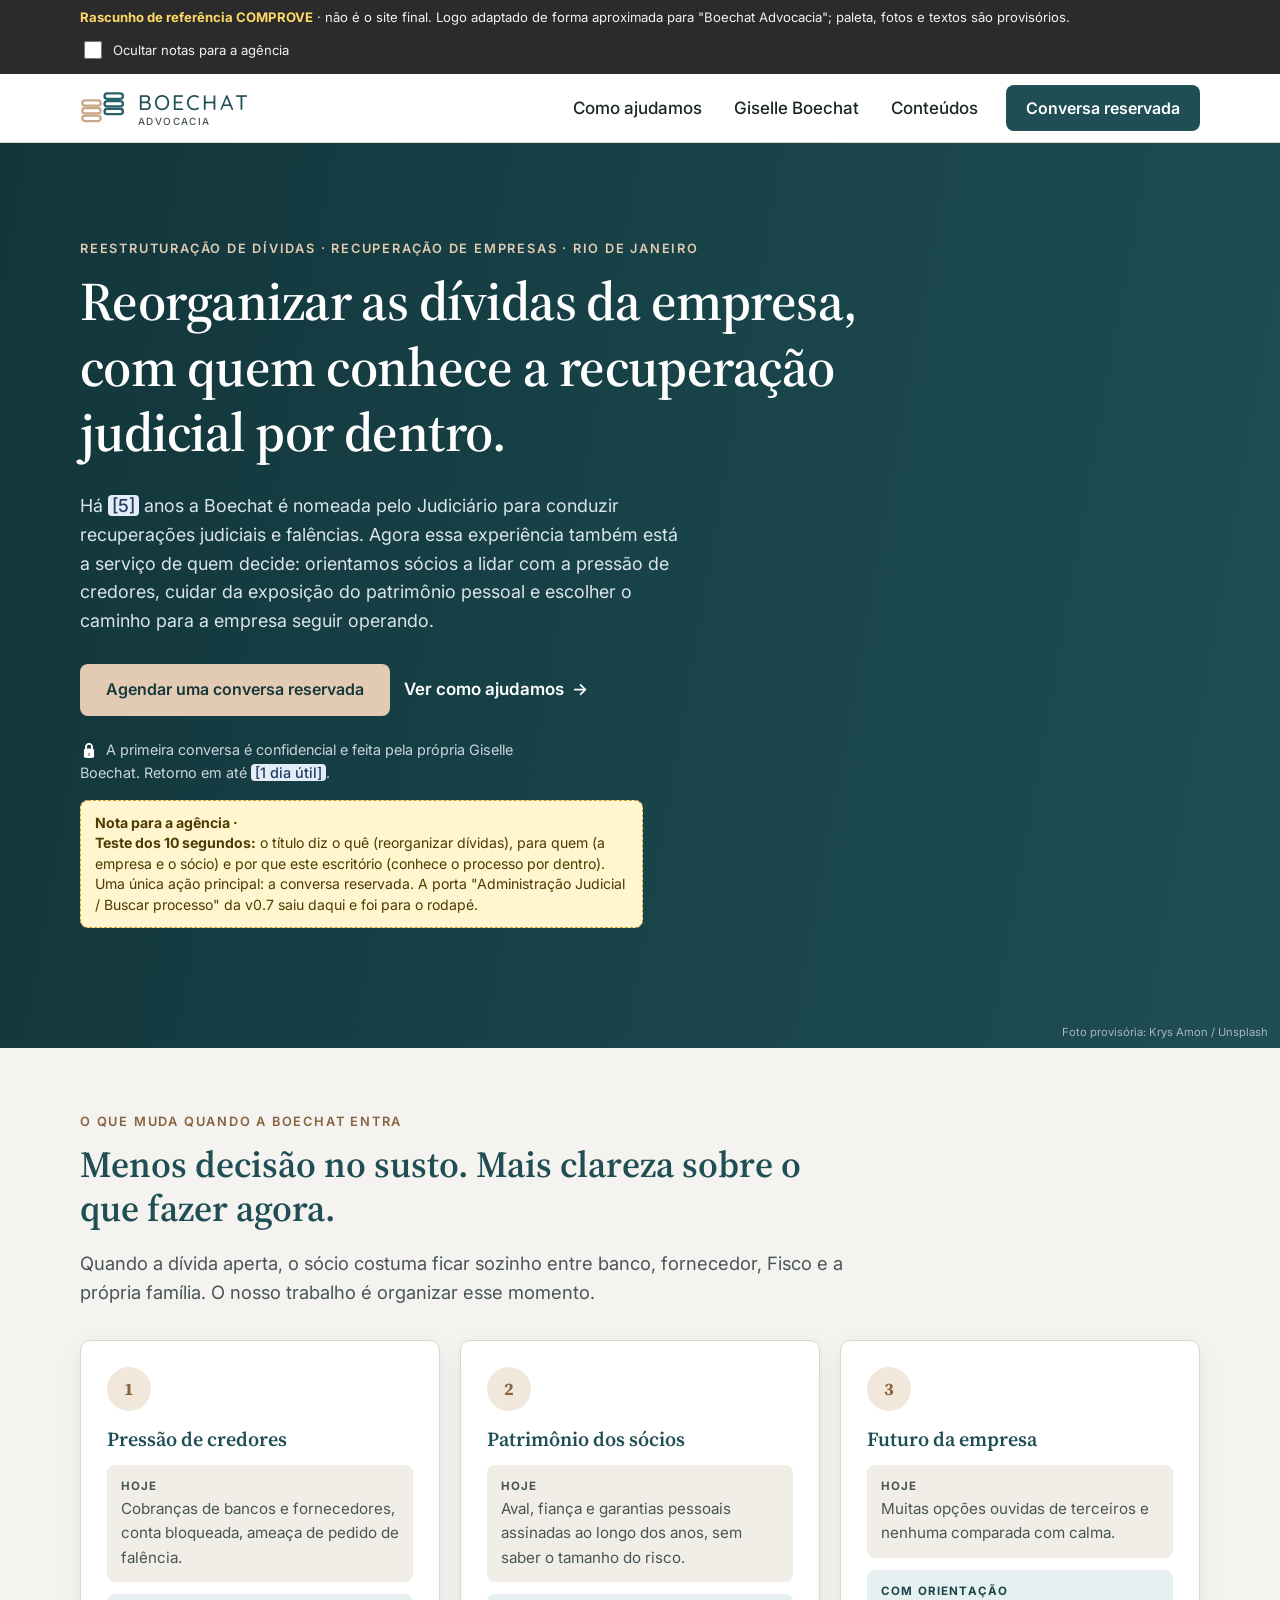
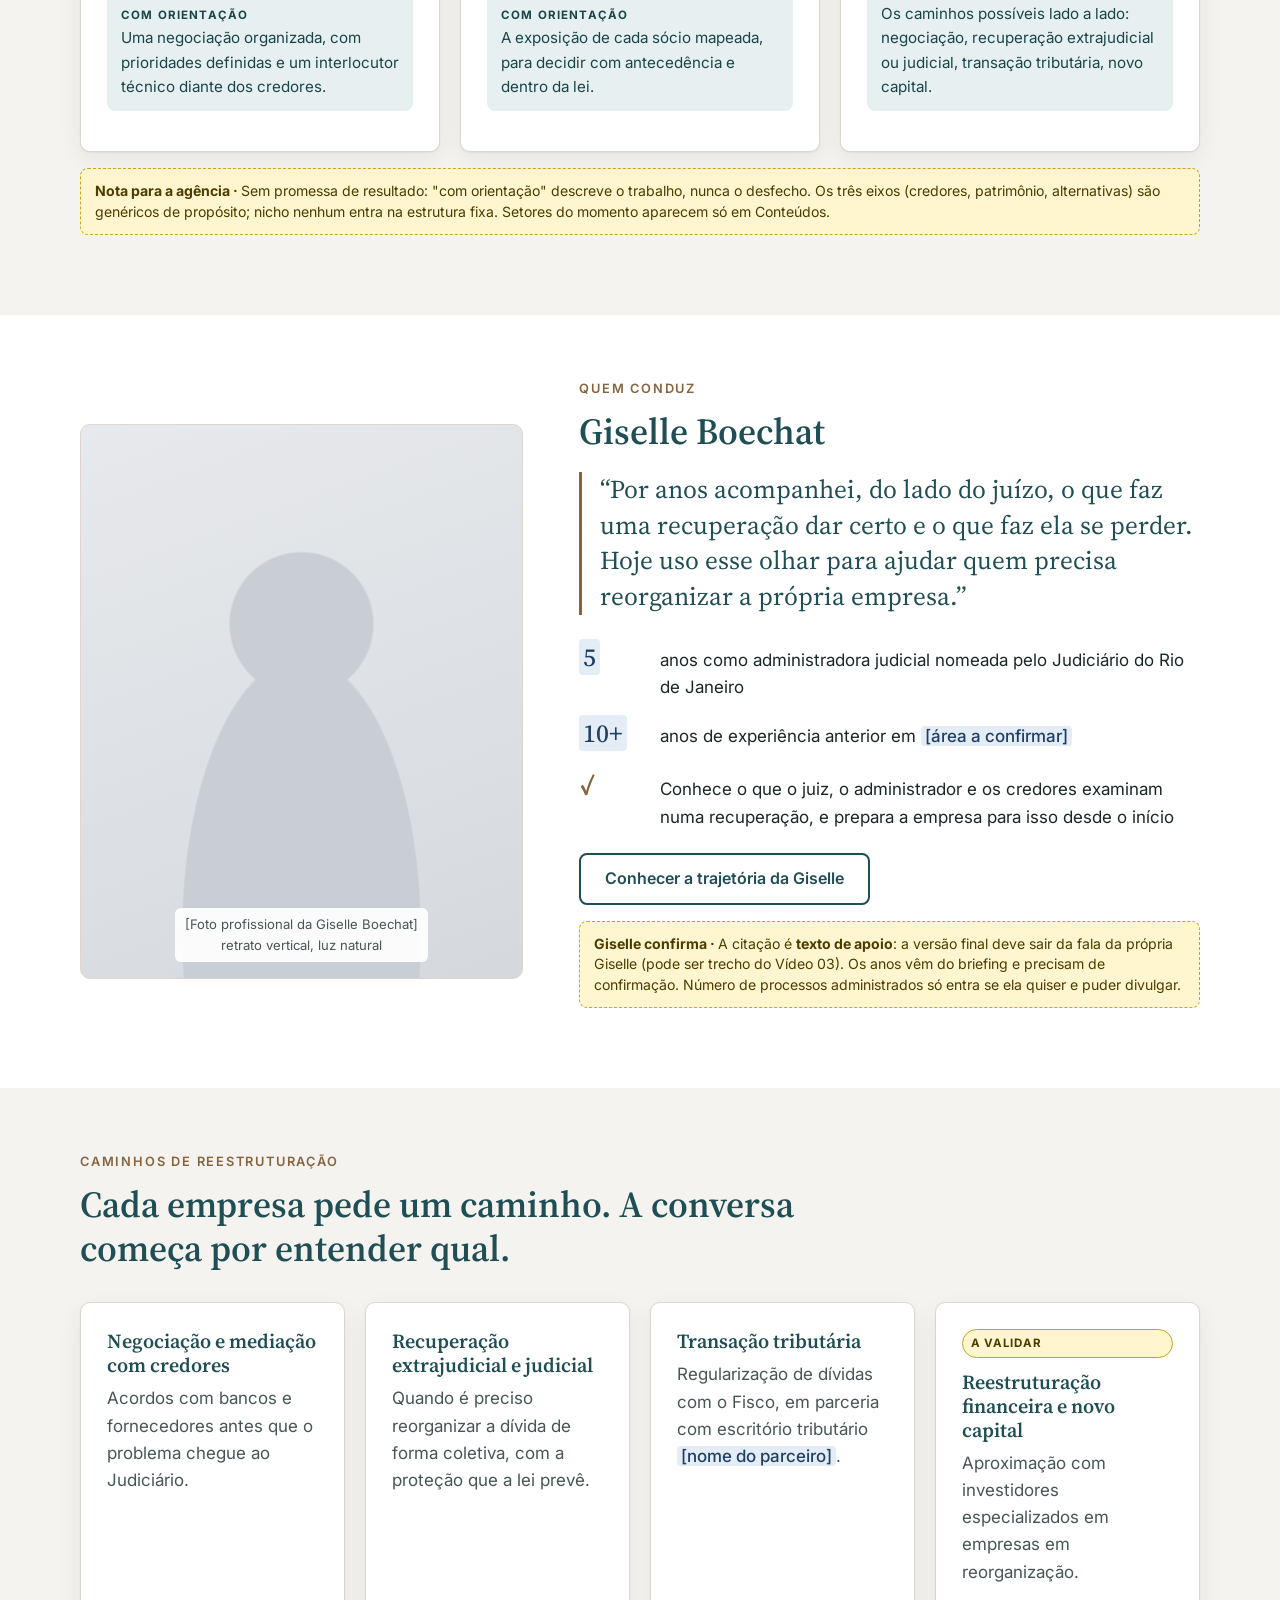
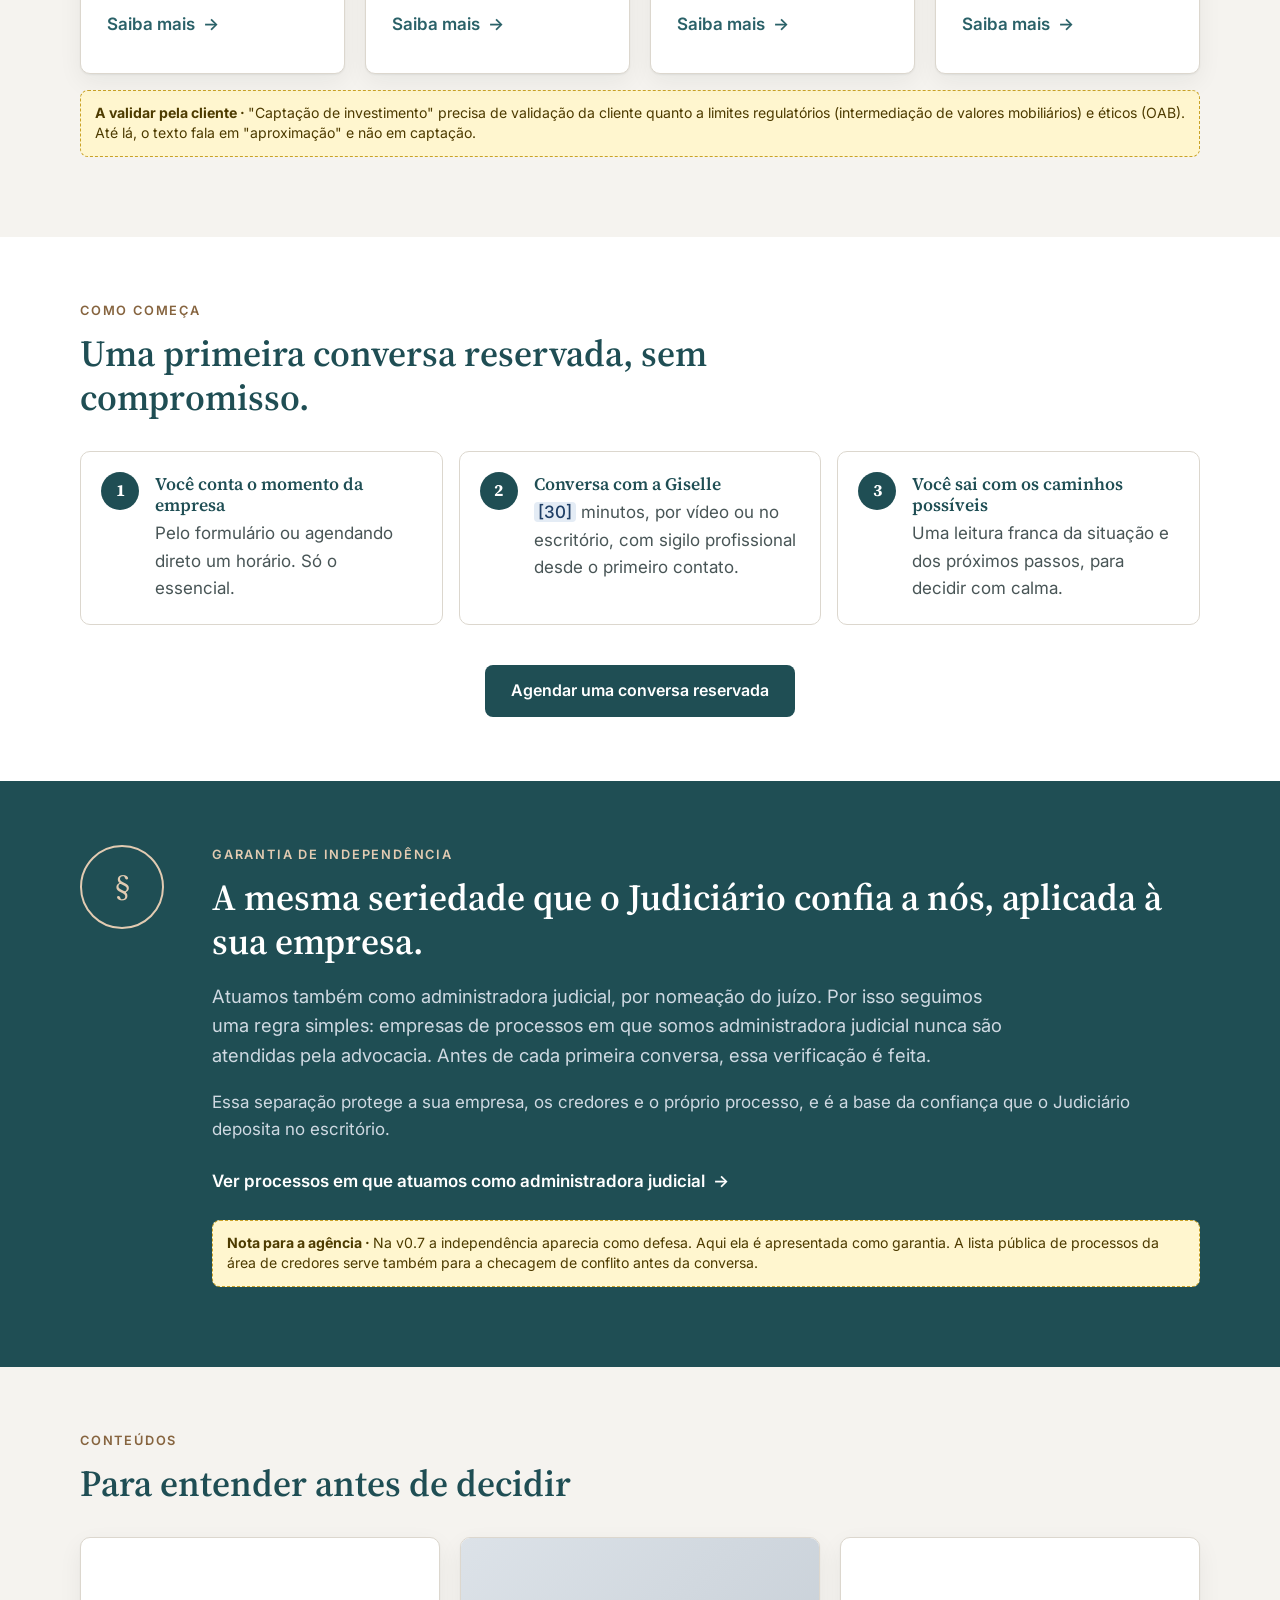
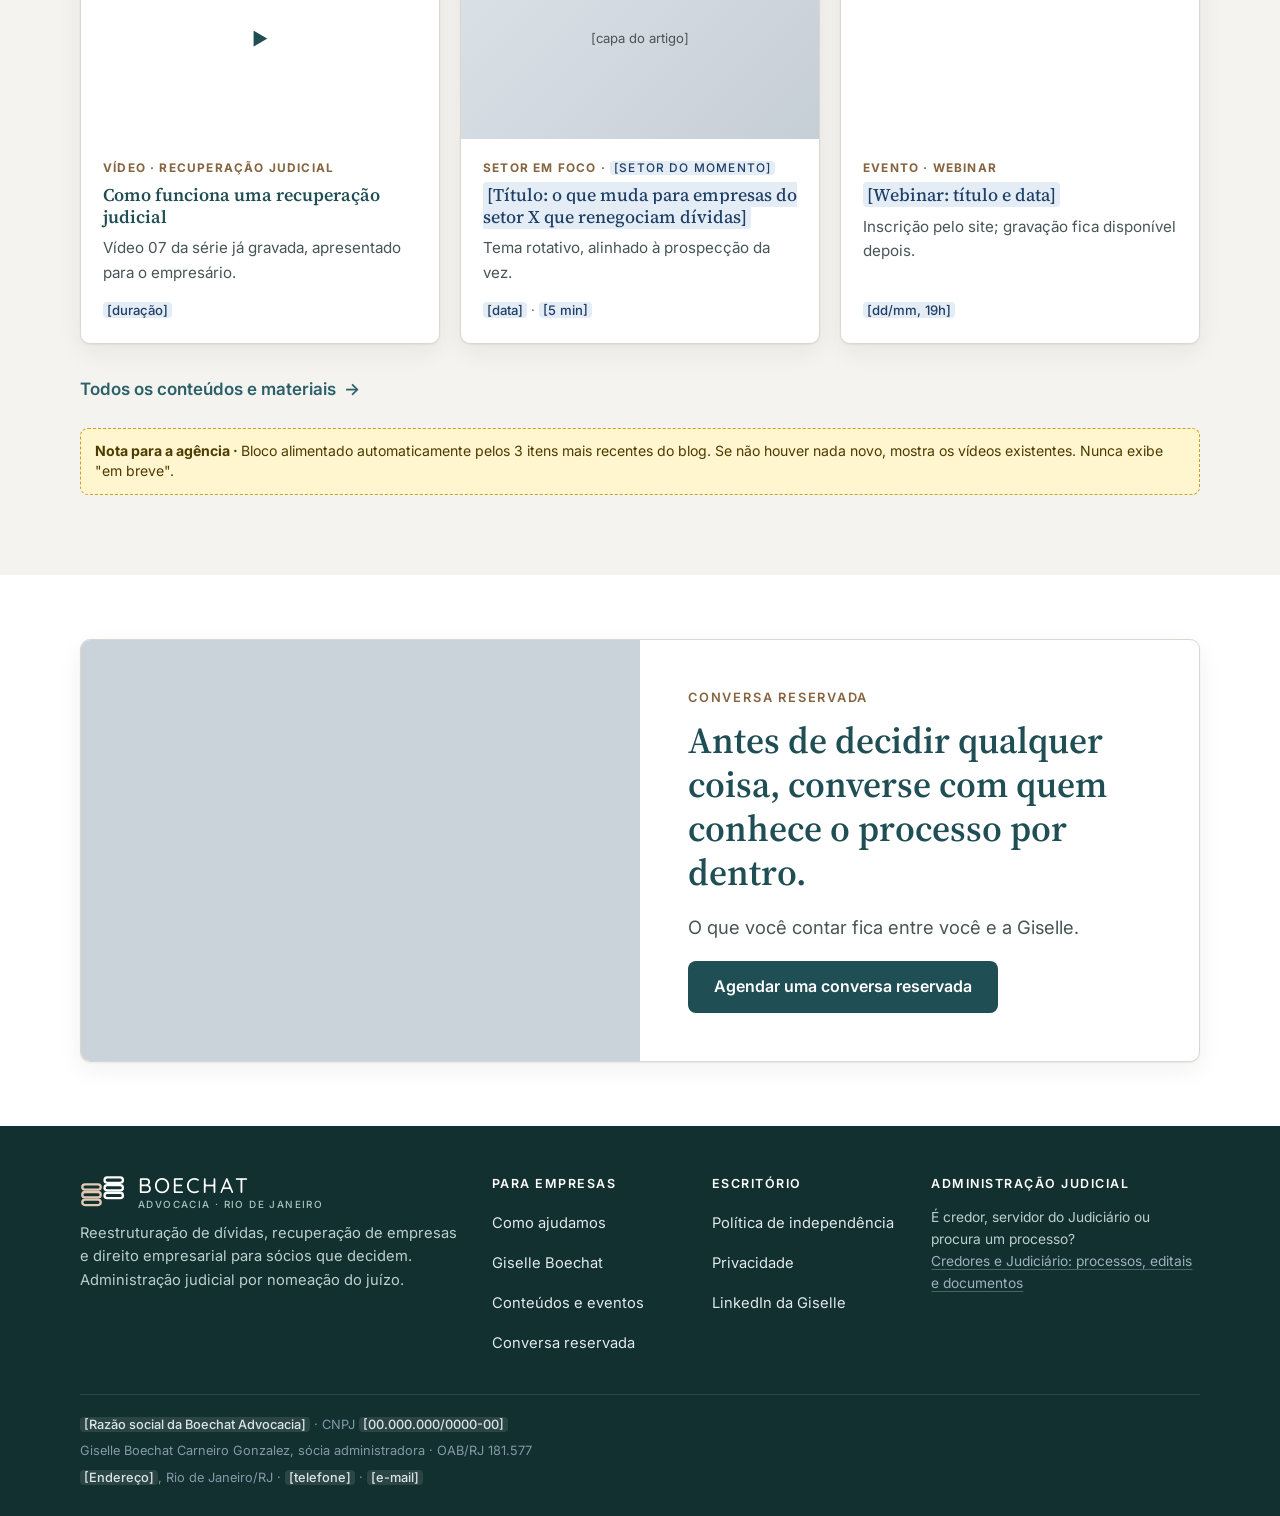
<file: boechat-site-rascunho/index.html>
<!doctype html>
<html lang="pt-BR">
<head>
<meta charset="utf-8">
<meta name="viewport" content="width=device-width, initial-scale=1">
<meta name="robots" content="noindex, nofollow">
<title>Boechat Advocacia · Reestruturação de dívidas e recuperação de empresas</title>
<link rel="preconnect" href="https://fonts.googleapis.com">
<link rel="preconnect" href="https://fonts.gstatic.com" crossorigin>
<link href="https://fonts.googleapis.com/css2?family=Inter:wght@400;500;600;700&family=Quicksand:wght@500&family=Source+Serif+4:opsz,wght@8..60,500;8..60,600&display=swap" rel="stylesheet">
<link rel="stylesheet" href="style.css">
</head>
<body>
<div class="rascunho" role="note">
  <div class="wrap rascunho__in">
    <p><strong>Rascunho de referência COMPROVE</strong> · não é o site final. Logo adaptado de forma aproximada para "Boechat Advocacia"; paleta, fotos e textos são provisórios.</p>
    <label class="toggle"><input type="checkbox" id="ocultar-notas"> Ocultar notas para a agência</label>
  </div>
</div>
<header class="topo">
  <div class="wrap topo__in">
    <a href="index.html" class="marca" aria-label="Boechat Advocacia, página inicial">
      <svg class="logo" viewBox="0 0 60 46" fill="none" stroke-width="3" aria-hidden="true"><g class="l1"><rect x="3" y="13" width="24" height="7" rx="3.5"/><rect x="3" y="23" width="24" height="7" rx="3.5"/><rect x="3" y="33" width="24" height="7" rx="3.5"/></g><g class="l2"><rect x="32" y="4" width="24" height="7" rx="3.5"/><rect x="32" y="14" width="24" height="7" rx="3.5"/><rect x="32" y="24" width="24" height="7" rx="3.5"/></g></svg>
      <span class="marca__nome" title="Logotipo atual adaptado para o novo nome: substituir pelo arquivo oficial">BOECHAT<small>Advocacia</small></span>
    </a>
    <nav class="menu-d" aria-label="Principal">
        <a href="como-ajudamos.html">Como ajudamos</a>
        <a href="giselle.html">Giselle Boechat</a>
        <a href="conteudos.html">Conteúdos</a>
        <a href="contato.html" class="btn btn--primario">Conversa reservada</a>
    </nav>
    <details class="menu-m">
      <summary>Menu</summary>
      <nav aria-label="Principal (celular)">
        <a href="como-ajudamos.html">Como ajudamos</a>
        <a href="giselle.html">Giselle Boechat</a>
        <a href="conteudos.html">Conteúdos</a>
        <a href="contato.html" class="btn btn--primario">Conversa reservada</a>
      </nav>
    </details>
  </div>
</header>
<main>
<!-- HERO: teste dos 10 segundos -->
<section class="hero" style="--hero-img: url('https://images.unsplash.com/photo-1548963670-aaaa8f73a5e3?auto=format&fit=crop&w=1800&q=70')">
  <div class="wrap hero__in">
    <span class="olho">Reestruturação de dívidas · Recuperação de empresas · Rio de Janeiro</span>
    <h1>Reorganizar as dívidas da empresa, com quem conhece a recuperação judicial por dentro.</h1>
    <p class="lead">Há <span class="ph">[5]</span> anos a Boechat é nomeada pelo Judiciário para conduzir recuperações judiciais e falências. Agora essa experiência também está a serviço de quem decide: orientamos sócios a lidar com a pressão de credores, cuidar da exposição do patrimônio pessoal e escolher o caminho para a empresa seguir operando.</p>
    <div class="hero__acoes">
      <a href="contato.html" class="btn btn--primario">Agendar uma conversa reservada</a>
      <a href="como-ajudamos.html" class="link-seta">Ver como ajudamos</a>
    </div>
    <p class="hero__garantia">A primeira conversa é confidencial e feita pela própria Giselle Boechat. Retorno em até <span class="ph">[1 dia útil]</span>.</p>
    <div class="nota">
      <p><b>Teste dos 10 segundos:</b> o título diz o quê (reorganizar dívidas), para quem (a empresa e o sócio) e por que este escritório (conhece o processo por dentro). Uma única ação principal: a conversa reservada. A porta "Administração Judicial / Buscar processo" da v0.7 saiu daqui e foi para o rodapé.</p>
    </div>
  </div>
  <p class="credito-foto">Foto provisória: Krys Amon / Unsplash</p>
</section>

<!-- O QUE MUDA -->
<section class="secao">
  <div class="wrap">
    <div class="cabeca-secao">
      <span class="olho">O que muda quando a Boechat entra</span>
      <h2>Menos decisão no susto. Mais clareza sobre o que fazer agora.</h2>
      <p class="lead">Quando a dívida aperta, o sócio costuma ficar sozinho entre banco, fornecedor, Fisco e a própria família. O nosso trabalho é organizar esse momento.</p>
    </div>
    <div class="grade grade--3">
      <article class="cartao">
        <div class="cartao__icone" aria-hidden="true">1</div>
        <h3>Pressão de credores</h3>
        <div class="transforma">
          <div class="de"><b>Hoje</b>Cobranças de bancos e fornecedores, conta bloqueada, ameaça de pedido de falência.</div>
          <div class="para"><b>Com orientação</b>Uma negociação organizada, com prioridades definidas e um interlocutor técnico diante dos credores.</div>
        </div>
      </article>
      <article class="cartao">
        <div class="cartao__icone" aria-hidden="true">2</div>
        <h3>Patrimônio dos sócios</h3>
        <div class="transforma">
          <div class="de"><b>Hoje</b>Aval, fiança e garantias pessoais assinadas ao longo dos anos, sem saber o tamanho do risco.</div>
          <div class="para"><b>Com orientação</b>A exposição de cada sócio mapeada, para decidir com antecedência e dentro da lei.</div>
        </div>
      </article>
      <article class="cartao">
        <div class="cartao__icone" aria-hidden="true">3</div>
        <h3>Futuro da empresa</h3>
        <div class="transforma">
          <div class="de"><b>Hoje</b>Muitas opções ouvidas de terceiros e nenhuma comparada com calma.</div>
          <div class="para"><b>Com orientação</b>Os caminhos possíveis lado a lado: negociação, recuperação extrajudicial ou judicial, transação tributária, novo capital.</div>
        </div>
      </article>
    </div>
    <div class="nota">Sem promessa de resultado: "com orientação" descreve o trabalho, nunca o desfecho. Os três eixos (credores, patrimônio, alternativas) são genéricos de propósito; nicho nenhum entra na estrutura fixa. Setores do momento aparecem só em Conteúdos.</div>
  </div>
</section>

<!-- AUTORIDADE -->
<section class="secao secao--branca">
  <div class="wrap autoridade">
    <div>
      <div class="retrato"><span>[Foto profissional da Giselle Boechat]<br>retrato vertical, luz natural</span></div>
    </div>
    <div>
      <span class="olho">Quem conduz</span>
      <h2>Giselle Boechat</h2>
      <blockquote class="citacao">“Por anos acompanhei, do lado do juízo, o que faz uma recuperação dar certo e o que faz ela se perder. Hoje uso esse olhar para ajudar quem precisa reorganizar a própria empresa.”</blockquote>
      <ul class="fatos">
        <li><strong><span class="ph">5</span></strong><span>anos como administradora judicial nomeada pelo Judiciário do Rio de Janeiro</span></li>
        <li><strong><span class="ph">10+</span></strong><span>anos de experiência anterior em <span class="ph">[área a confirmar]</span></span></li>
        <li><strong>✓</strong><span>Conhece o que o juiz, o administrador e os credores examinam numa recuperação, e prepara a empresa para isso desde o início</span></li>
      </ul>
      <a href="giselle.html" class="btn btn--contorno">Conhecer a trajetória da Giselle</a>
      <div class="nota nota--cliente">A citação é <b>texto de apoio</b>: a versão final deve sair da fala da própria Giselle (pode ser trecho do Vídeo 03). Os anos vêm do briefing e precisam de confirmação. Número de processos administrados só entra se ela quiser e puder divulgar.</div>
    </div>
  </div>
</section>

<!-- CAMINHOS -->
<section class="secao">
  <div class="wrap">
    <div class="cabeca-secao">
      <span class="olho">Caminhos de reestruturação</span>
      <h2>Cada empresa pede um caminho. A conversa começa por entender qual.</h2>
    </div>
    <div class="grade grade--4">
      <article class="cartao">
        <h3>Negociação e mediação com credores</h3>
        <p>Acordos com bancos e fornecedores antes que o problema chegue ao Judiciário.</p>
        <a class="link-seta" href="como-ajudamos.html#negociacao">Saiba mais</a>
      </article>
      <article class="cartao">
        <h3>Recuperação extrajudicial e judicial</h3>
        <p>Quando é preciso reorganizar a dívida de forma coletiva, com a proteção que a lei prevê.</p>
        <a class="link-seta" href="como-ajudamos.html#recuperacao">Saiba mais</a>
      </article>
      <article class="cartao">
        <h3>Transação tributária</h3>
        <p>Regularização de dívidas com o Fisco, em parceria com escritório tributário <span class="ph">[nome do parceiro]</span>.</p>
        <a class="link-seta" href="como-ajudamos.html#tributario">Saiba mais</a>
      </article>
      <article class="cartao">
        <span class="selo">A validar</span>
        <h3 class="mt-1">Reestruturação financeira e novo capital</h3>
        <p>Aproximação com investidores especializados em empresas em reorganização.</p>
        <a class="link-seta" href="como-ajudamos.html#capital">Saiba mais</a>
      </article>
    </div>
    <div class="nota nota--validar">"Captação de investimento" precisa de validação da cliente quanto a limites regulatórios (intermediação de valores mobiliários) e éticos (OAB). Até lá, o texto fala em "aproximação" e não em captação.</div>
  </div>
</section>

<!-- PRIMEIRA CONVERSA -->
<section class="secao secao--branca">
  <div class="wrap">
    <div class="cabeca-secao">
      <span class="olho">Como começa</span>
      <h2>Uma primeira conversa reservada, sem compromisso.</h2>
    </div>
    <ol class="passos">
      <li><h3>Você conta o momento da empresa</h3><p>Pelo formulário ou agendando direto um horário. Só o essencial.</p></li>
      <li><h3>Conversa com a Giselle</h3><p><span class="ph">[30]</span> minutos, por vídeo ou no escritório, com sigilo profissional desde o primeiro contato.</p></li>
      <li><h3>Você sai com os caminhos possíveis</h3><p>Uma leitura franca da situação e dos próximos passos, para decidir com calma.</p></li>
    </ol>
    <div class="centro mt-3">
      <a href="contato.html" class="btn btn--primario">Agendar uma conversa reservada</a>
    </div>
  </div>
</section>

<!-- INDEPENDÊNCIA -->
<section class="secao secao--escura" id="independencia">
  <div class="wrap garantia">
    <div class="garantia__selo" aria-hidden="true">§</div>
    <div>
      <span class="olho">Garantia de independência</span>
      <h2>A mesma seriedade que o Judiciário confia a nós, aplicada à sua empresa.</h2>
      <p class="lead" style="color:#CFD9E2">Atuamos também como administradora judicial, por nomeação do juízo. Por isso seguimos uma regra simples: empresas de processos em que somos administradora judicial nunca são atendidas pela advocacia. Antes de cada primeira conversa, essa verificação é feita.</p>
      <p style="color:#CFD9E2">Essa separação protege a sua empresa, os credores e o próprio processo, e é a base da confiança que o Judiciário deposita no escritório.</p>
      <a class="link-seta" href="credores-e-judiciario.html">Ver processos em que atuamos como administradora judicial</a>
      <div class="nota">Na v0.7 a independência aparecia como defesa. Aqui ela é apresentada como garantia. A lista pública de processos da área de credores serve também para a checagem de conflito antes da conversa.</div>
    </div>
  </div>
</section>

<!-- CONTEÚDOS -->
<section class="secao">
  <div class="wrap">
    <div class="cabeca-secao">
      <span class="olho">Conteúdos</span>
      <h2>Para entender antes de decidir</h2>
    </div>
    <div class="grade grade--3">
      <article class="post">
        <div class="post__capa post__capa--video" style="background-image:url('https://images.unsplash.com/photo-1450101499163-c8848c66ca85?auto=format&fit=crop&w=800&q=60')"></div>
        <div class="post__corpo">
          <span class="post__tema">Vídeo · Recuperação judicial</span>
          <h3>Como funciona uma recuperação judicial</h3>
          <p>Vídeo 07 da série já gravada, apresentado para o empresário.</p>
          <span class="post__meta"><span class="ph">[duração]</span></span>
        </div>
      </article>
      <article class="post">
        <div class="post__capa">[capa do artigo]</div>
        <div class="post__corpo">
          <span class="post__tema">Setor em foco · <span class="ph">[setor do momento]</span></span>
          <h3><span class="ph">[Título: o que muda para empresas do setor X que renegociam dívidas]</span></h3>
          <p>Tema rotativo, alinhado à prospecção da vez.</p>
          <span class="post__meta"><span class="ph">[data]</span> · <span class="ph">[5 min]</span></span>
        </div>
      </article>
      <article class="post">
        <div class="post__capa" style="background-image:url('https://images.unsplash.com/photo-1785140629691-da4294ff4d19?auto=format&fit=crop&w=800&q=60')"></div>
        <div class="post__corpo">
          <span class="post__tema">Evento · Webinar</span>
          <h3><span class="ph">[Webinar: título e data]</span></h3>
          <p>Inscrição pelo site; gravação fica disponível depois.</p>
          <span class="post__meta"><span class="ph">[dd/mm, 19h]</span></span>
        </div>
      </article>
    </div>
    <div class="mt-2"><a class="link-seta" href="conteudos.html">Todos os conteúdos e materiais</a></div>
    <div class="nota">Bloco alimentado automaticamente pelos 3 itens mais recentes do blog. Se não houver nada novo, mostra os vídeos existentes. Nunca exibe "em breve".</div>
  </div>
</section>

<!-- CTA FINAL -->
<section class="secao secao--branca">
  <div class="wrap">
    <div class="faixa-foto">
      <div class="faixa-foto__img" style="background-image:url('https://images.unsplash.com/photo-1785140629691-da4294ff4d19?auto=format&fit=crop&w=1200&q=65')" role="img" aria-label="Duas pessoas conversando em um escritório claro"></div>
      <div class="faixa-foto__txt">
        <span class="olho">Conversa reservada</span>
        <h2>Antes de decidir qualquer coisa, converse com quem conhece o processo por dentro.</h2>
        <p class="lead">O que você contar fica entre você e a Giselle.</p>
        <a href="contato.html" class="btn btn--primario">Agendar uma conversa reservada</a>
      </div>
    </div>
  </div>
</section>
</main>
<footer class="rodape">
  <div class="wrap">
    <div class="rodape__grade">
      <div>
        <a href="index.html" class="marca">
          <svg class="logo" viewBox="0 0 60 46" fill="none" stroke-width="3" aria-hidden="true"><g class="l1"><rect x="3" y="13" width="24" height="7" rx="3.5"/><rect x="3" y="23" width="24" height="7" rx="3.5"/><rect x="3" y="33" width="24" height="7" rx="3.5"/></g><g class="l2"><rect x="32" y="4" width="24" height="7" rx="3.5"/><rect x="32" y="14" width="24" height="7" rx="3.5"/><rect x="32" y="24" width="24" height="7" rx="3.5"/></g></svg>
          <span class="marca__nome">BOECHAT<small>Advocacia · Rio de Janeiro</small></span>
        </a>
        <p class="mt-1">Reestruturação de dívidas, recuperação de empresas e direito empresarial para sócios que decidem. Administração judicial por nomeação do juízo.</p>
      </div>
      <div>
        <h4>Para empresas</h4>
        <ul>
          <li><a href="como-ajudamos.html">Como ajudamos</a></li>
          <li><a href="giselle.html">Giselle Boechat</a></li>
          <li><a href="conteudos.html">Conteúdos e eventos</a></li>
          <li><a href="contato.html">Conversa reservada</a></li>
        </ul>
      </div>
      <div>
        <h4>Escritório</h4>
        <ul>
          <li><a href="index.html#independencia">Política de independência</a></li>
          <li><a href="contato.html#privacidade">Privacidade</a></li>
          <li><a href="#" title="[link do LinkedIn da Giselle]">LinkedIn da Giselle</a></li>
        </ul>
      </div>
      <div class="rodape__discreto">
        <h4>Administração judicial</h4>
        <p class="mb-0">É credor, servidor do Judiciário ou procura um processo?</p>
        <a href="credores-e-judiciario.html">Credores e Judiciário: processos, editais e documentos</a>
      </div>
    </div>
    <div class="rodape__legal">
      <span><span class="ph">[Razão social da Boechat Advocacia]</span> · CNPJ <span class="ph">[00.000.000/0000-00]</span></span>
      <span>Giselle Boechat Carneiro Gonzalez, sócia administradora · OAB/RJ 181.577</span>
      <span><span class="ph">[Endereço]</span>, Rio de Janeiro/RJ · <span class="ph">[telefone]</span> · <span class="ph">[e-mail]</span></span>
    </div>
  </div>
</footer>
</body>
</html>
</file>
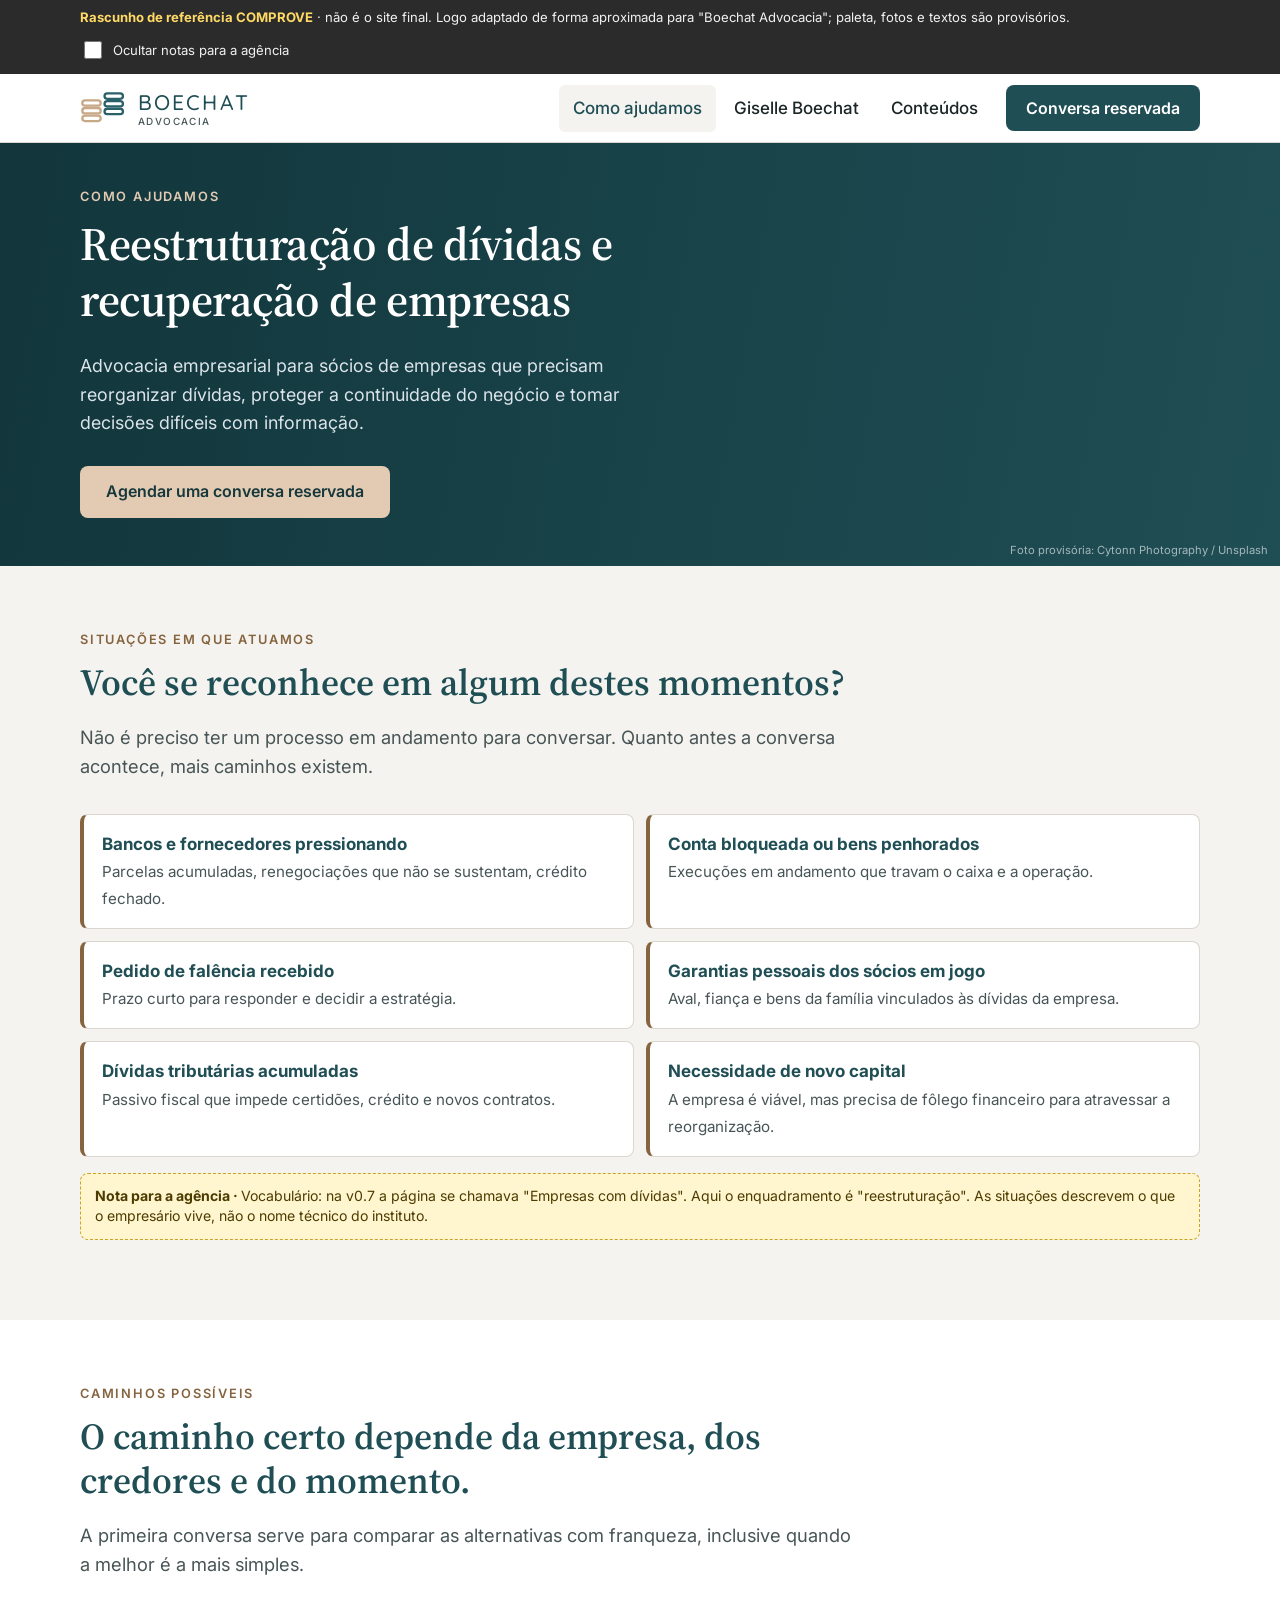
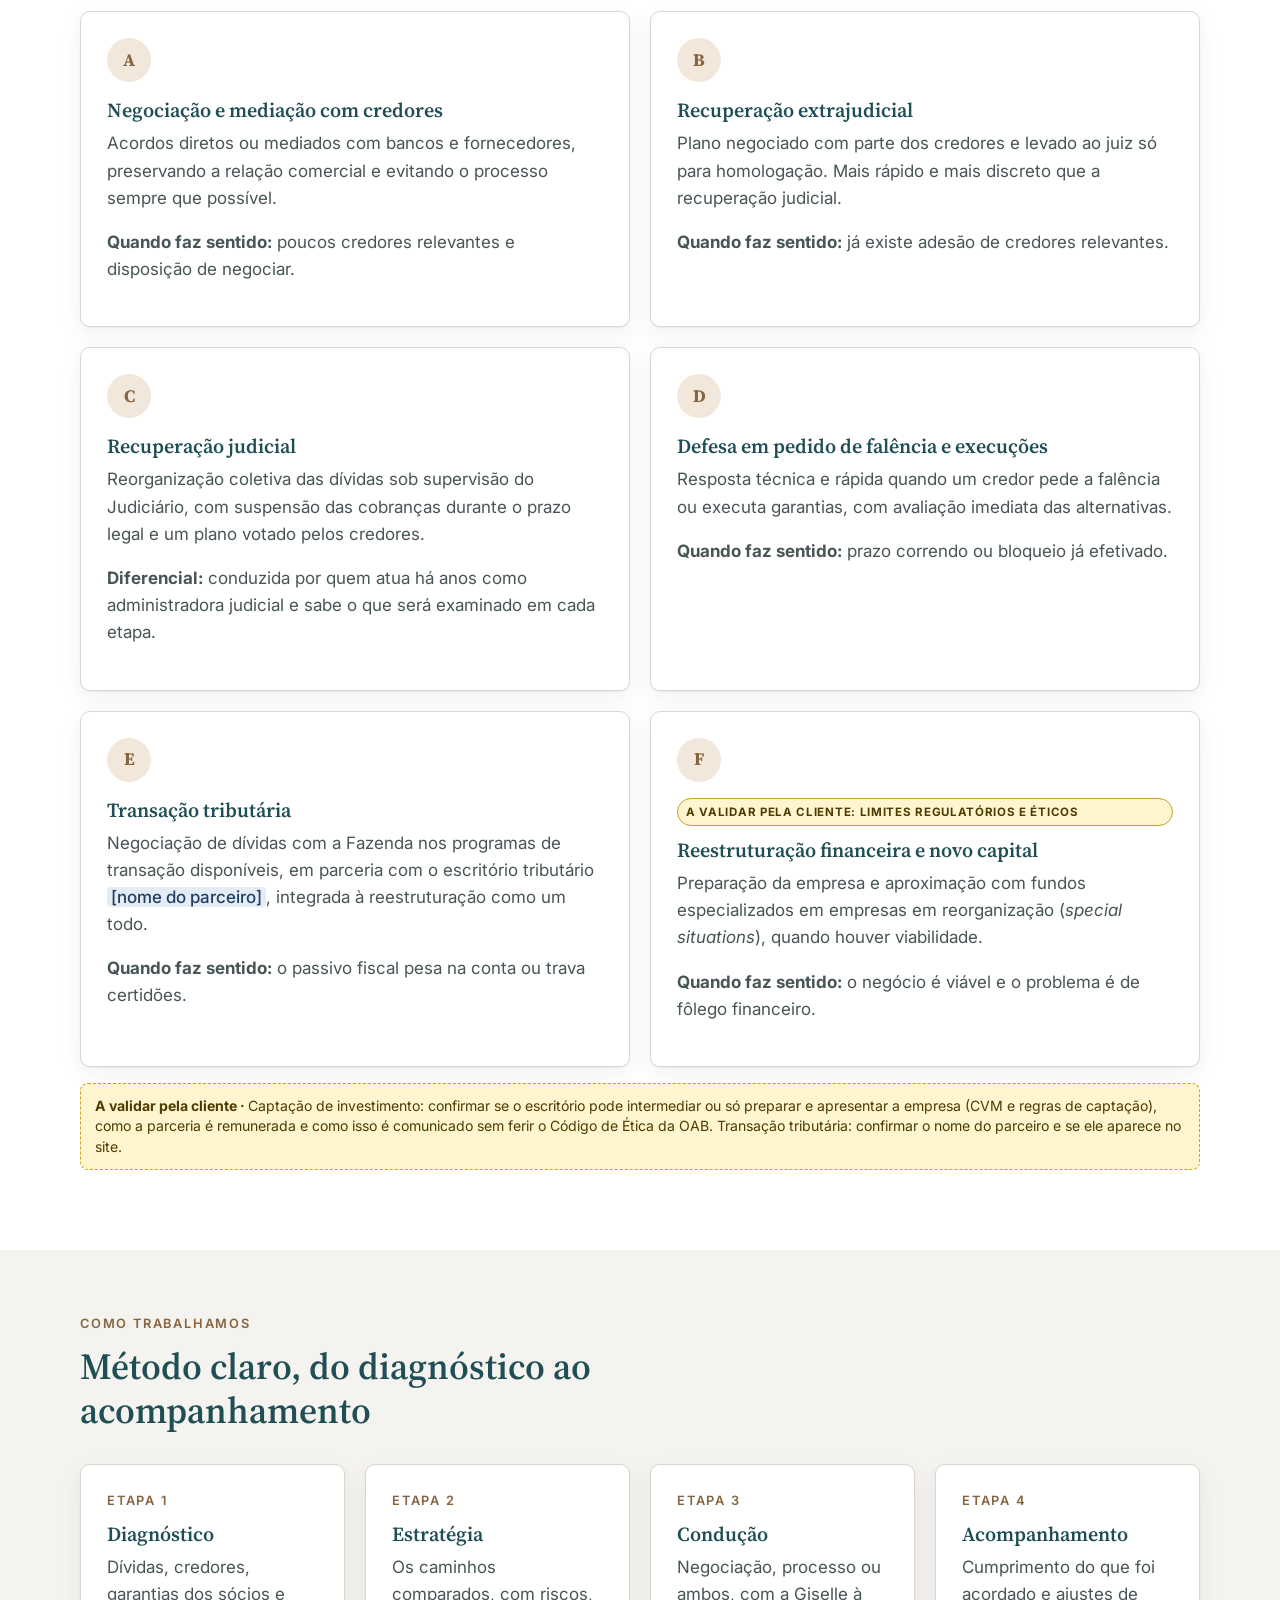
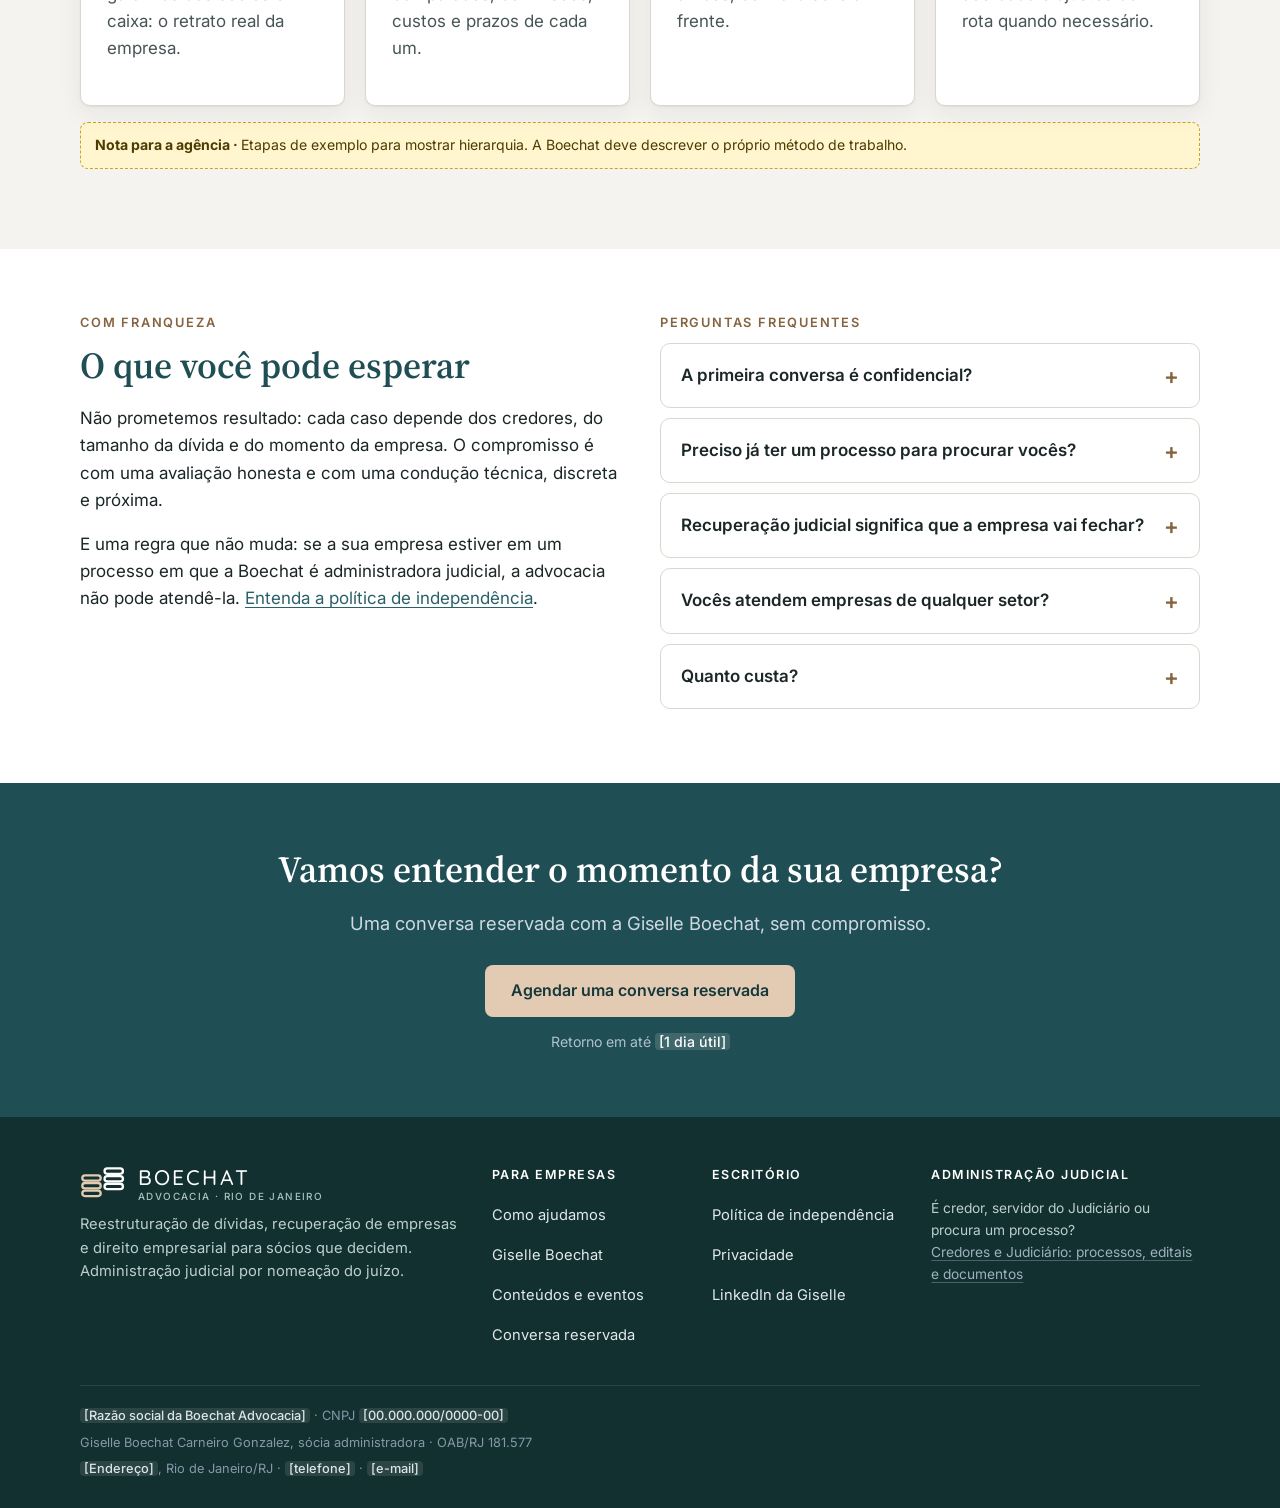
<file: boechat-site-rascunho/como-ajudamos.html>
<!doctype html>
<html lang="pt-BR">
<head>
<meta charset="utf-8">
<meta name="viewport" content="width=device-width, initial-scale=1">
<meta name="robots" content="noindex, nofollow">
<title>Como ajudamos · Boechat Advocacia</title>
<link rel="preconnect" href="https://fonts.googleapis.com">
<link rel="preconnect" href="https://fonts.gstatic.com" crossorigin>
<link href="https://fonts.googleapis.com/css2?family=Inter:wght@400;500;600;700&family=Quicksand:wght@500&family=Source+Serif+4:opsz,wght@8..60,500;8..60,600&display=swap" rel="stylesheet">
<link rel="stylesheet" href="style.css">
</head>
<body>
<div class="rascunho" role="note">
  <div class="wrap rascunho__in">
    <p><strong>Rascunho de referência COMPROVE</strong> · não é o site final. Logo adaptado de forma aproximada para "Boechat Advocacia"; paleta, fotos e textos são provisórios.</p>
    <label class="toggle"><input type="checkbox" id="ocultar-notas"> Ocultar notas para a agência</label>
  </div>
</div>
<header class="topo">
  <div class="wrap topo__in">
    <a href="index.html" class="marca" aria-label="Boechat Advocacia, página inicial">
      <svg class="logo" viewBox="0 0 60 46" fill="none" stroke-width="3" aria-hidden="true"><g class="l1"><rect x="3" y="13" width="24" height="7" rx="3.5"/><rect x="3" y="23" width="24" height="7" rx="3.5"/><rect x="3" y="33" width="24" height="7" rx="3.5"/></g><g class="l2"><rect x="32" y="4" width="24" height="7" rx="3.5"/><rect x="32" y="14" width="24" height="7" rx="3.5"/><rect x="32" y="24" width="24" height="7" rx="3.5"/></g></svg>
      <span class="marca__nome" title="Logotipo atual adaptado para o novo nome: substituir pelo arquivo oficial">BOECHAT<small>Advocacia</small></span>
    </a>
    <nav class="menu-d" aria-label="Principal">
        <a href="como-ajudamos.html" aria-current="page">Como ajudamos</a>
        <a href="giselle.html">Giselle Boechat</a>
        <a href="conteudos.html">Conteúdos</a>
        <a href="contato.html" class="btn btn--primario">Conversa reservada</a>
    </nav>
    <details class="menu-m">
      <summary>Menu</summary>
      <nav aria-label="Principal (celular)">
        <a href="como-ajudamos.html" aria-current="page">Como ajudamos</a>
        <a href="giselle.html">Giselle Boechat</a>
        <a href="conteudos.html">Conteúdos</a>
        <a href="contato.html" class="btn btn--primario">Conversa reservada</a>
      </nav>
    </details>
  </div>
</header>
<main>
<section class="hero hero--interna" style="--hero-img: url('https://images.unsplash.com/photo-1521791055366-0d553872125f?auto=format&fit=crop&w=1800&q=65')">
  <div class="wrap hero__in">
    <span class="olho">Como ajudamos</span>
    <h1>Reestruturação de dívidas e recuperação de empresas</h1>
    <p class="lead">Advocacia empresarial para sócios de empresas que precisam reorganizar dívidas, proteger a continuidade do negócio e tomar decisões difíceis com informação.</p>
    <div class="hero__acoes">
      <a href="contato.html" class="btn btn--primario">Agendar uma conversa reservada</a>
    </div>
  </div>
  <p class="credito-foto">Foto provisória: Cytonn Photography / Unsplash</p>
</section>

<!-- SITUAÇÕES -->
<section class="secao">
  <div class="wrap">
    <div class="cabeca-secao">
      <span class="olho">Situações em que atuamos</span>
      <h2>Você se reconhece em algum destes momentos?</h2>
      <p class="lead">Não é preciso ter um processo em andamento para conversar. Quanto antes a conversa acontece, mais caminhos existem.</p>
    </div>
    <ul class="situacoes">
      <li><strong>Bancos e fornecedores pressionando</strong><span>Parcelas acumuladas, renegociações que não se sustentam, crédito fechado.</span></li>
      <li><strong>Conta bloqueada ou bens penhorados</strong><span>Execuções em andamento que travam o caixa e a operação.</span></li>
      <li><strong>Pedido de falência recebido</strong><span>Prazo curto para responder e decidir a estratégia.</span></li>
      <li><strong>Garantias pessoais dos sócios em jogo</strong><span>Aval, fiança e bens da família vinculados às dívidas da empresa.</span></li>
      <li><strong>Dívidas tributárias acumuladas</strong><span>Passivo fiscal que impede certidões, crédito e novos contratos.</span></li>
      <li><strong>Necessidade de novo capital</strong><span>A empresa é viável, mas precisa de fôlego financeiro para atravessar a reorganização.</span></li>
    </ul>
    <div class="nota">Vocabulário: na v0.7 a página se chamava "Empresas com dívidas". Aqui o enquadramento é "reestruturação". As situações descrevem o que o empresário vive, não o nome técnico do instituto.</div>
  </div>
</section>

<!-- CAMINHOS -->
<section class="secao secao--branca">
  <div class="wrap">
    <div class="cabeca-secao">
      <span class="olho">Caminhos possíveis</span>
      <h2>O caminho certo depende da empresa, dos credores e do momento.</h2>
      <p class="lead">A primeira conversa serve para comparar as alternativas com franqueza, inclusive quando a melhor é a mais simples.</p>
    </div>
    <div class="grade grade--2">
      <article class="cartao" id="negociacao">
        <div class="cartao__icone" aria-hidden="true">A</div>
        <h3>Negociação e mediação com credores</h3>
        <p>Acordos diretos ou mediados com bancos e fornecedores, preservando a relação comercial e evitando o processo sempre que possível.</p>
        <p><b>Quando faz sentido:</b> poucos credores relevantes e disposição de negociar.</p>
      </article>
      <article class="cartao" id="recuperacao">
        <div class="cartao__icone" aria-hidden="true">B</div>
        <h3>Recuperação extrajudicial</h3>
        <p>Plano negociado com parte dos credores e levado ao juiz só para homologação. Mais rápido e mais discreto que a recuperação judicial.</p>
        <p><b>Quando faz sentido:</b> já existe adesão de credores relevantes.</p>
      </article>
      <article class="cartao">
        <div class="cartao__icone" aria-hidden="true">C</div>
        <h3>Recuperação judicial</h3>
        <p>Reorganização coletiva das dívidas sob supervisão do Judiciário, com suspensão das cobranças durante o prazo legal e um plano votado pelos credores.</p>
        <p><b>Diferencial:</b> conduzida por quem atua há anos como administradora judicial e sabe o que será examinado em cada etapa.</p>
      </article>
      <article class="cartao">
        <div class="cartao__icone" aria-hidden="true">D</div>
        <h3>Defesa em pedido de falência e execuções</h3>
        <p>Resposta técnica e rápida quando um credor pede a falência ou executa garantias, com avaliação imediata das alternativas.</p>
        <p><b>Quando faz sentido:</b> prazo correndo ou bloqueio já efetivado.</p>
      </article>
      <article class="cartao" id="tributario">
        <div class="cartao__icone" aria-hidden="true">E</div>
        <h3>Transação tributária</h3>
        <p>Negociação de dívidas com a Fazenda nos programas de transação disponíveis, em parceria com o escritório tributário <span class="ph">[nome do parceiro]</span>, integrada à reestruturação como um todo.</p>
        <p><b>Quando faz sentido:</b> o passivo fiscal pesa na conta ou trava certidões.</p>
      </article>
      <article class="cartao" id="capital">
        <div class="cartao__icone" aria-hidden="true">F</div>
        <span class="selo">A validar pela cliente: limites regulatórios e éticos</span>
        <h3 class="mt-1">Reestruturação financeira e novo capital</h3>
        <p>Preparação da empresa e aproximação com fundos especializados em empresas em reorganização (<i>special situations</i>), quando houver viabilidade.</p>
        <p><b>Quando faz sentido:</b> o negócio é viável e o problema é de fôlego financeiro.</p>
      </article>
    </div>
    <div class="nota nota--validar">Captação de investimento: confirmar se o escritório pode intermediar ou só preparar e apresentar a empresa (CVM e regras de captação), como a parceria é remunerada e como isso é comunicado sem ferir o Código de Ética da OAB. Transação tributária: confirmar o nome do parceiro e se ele aparece no site.</div>
  </div>
</section>

<!-- COMO TRABALHAMOS -->
<section class="secao">
  <div class="wrap">
    <div class="cabeca-secao">
      <span class="olho">Como trabalhamos</span>
      <h2>Método claro, do diagnóstico ao acompanhamento</h2>
    </div>
    <div class="grade grade--4">
      <div class="cartao"><span class="olho">Etapa 1</span><h3>Diagnóstico</h3><p>Dívidas, credores, garantias dos sócios e caixa: o retrato real da empresa.</p></div>
      <div class="cartao"><span class="olho">Etapa 2</span><h3>Estratégia</h3><p>Os caminhos comparados, com riscos, custos e prazos de cada um.</p></div>
      <div class="cartao"><span class="olho">Etapa 3</span><h3>Condução</h3><p>Negociação, processo ou ambos, com a Giselle à frente.</p></div>
      <div class="cartao"><span class="olho">Etapa 4</span><h3>Acompanhamento</h3><p>Cumprimento do que foi acordado e ajustes de rota quando necessário.</p></div>
    </div>
    <div class="nota">Etapas de exemplo para mostrar hierarquia. A Boechat deve descrever o próprio método de trabalho.</div>
  </div>
</section>

<!-- O QUE NÃO FAZEMOS + FAQ -->
<section class="secao secao--branca">
  <div class="wrap grade grade--2" style="gap:40px">
    <div>
      <span class="olho">Com franqueza</span>
      <h2>O que você pode esperar</h2>
      <p>Não prometemos resultado: cada caso depende dos credores, do tamanho da dívida e do momento da empresa. O compromisso é com uma avaliação honesta e com uma condução técnica, discreta e próxima.</p>
      <p>E uma regra que não muda: se a sua empresa estiver em um processo em que a Boechat é administradora judicial, a advocacia não pode atendê-la. <a href="index.html#independencia">Entenda a política de independência</a>.</p>
    </div>
    <div class="faq">
      <span class="olho">Perguntas frequentes</span>
      <details><summary>A primeira conversa é confidencial?</summary><div>Sim. Desde o primeiro contato vale o sigilo profissional da advocacia. <span class="ph">[texto a validar pela Giselle]</span></div></details>
      <details><summary>Preciso já ter um processo para procurar vocês?</summary><div>Não. A conversa pode e deve acontecer antes, quando há mais alternativas disponíveis.</div></details>
      <details><summary>Recuperação judicial significa que a empresa vai fechar?</summary><div>Não. A recuperação existe justamente para permitir que uma empresa viável reorganize as dívidas e continue operando.</div></details>
      <details><summary>Vocês atendem empresas de qualquer setor?</summary><div>Sim. Atendemos empresas de diferentes setores; o que importa é o momento e a estrutura das dívidas.</div></details>
      <details><summary>Quanto custa?</summary><div>Depende do caso. Se houver continuidade depois da primeira conversa, o escopo do trabalho e as condições são apresentados antes de qualquer contratação.</div></details>
    </div>
  </div>
</section>

<section class="secao secao--escura cta-final">
  <div class="wrap">
    <h2>Vamos entender o momento da sua empresa?</h2>
    <p class="lead">Uma conversa reservada com a Giselle Boechat, sem compromisso.</p>
    <a href="contato.html" class="btn btn--primario">Agendar uma conversa reservada</a>
    <small>Retorno em até <span class="ph">[1 dia útil]</span></small>
  </div>
</section>
</main>
<footer class="rodape">
  <div class="wrap">
    <div class="rodape__grade">
      <div>
        <a href="index.html" class="marca">
          <svg class="logo" viewBox="0 0 60 46" fill="none" stroke-width="3" aria-hidden="true"><g class="l1"><rect x="3" y="13" width="24" height="7" rx="3.5"/><rect x="3" y="23" width="24" height="7" rx="3.5"/><rect x="3" y="33" width="24" height="7" rx="3.5"/></g><g class="l2"><rect x="32" y="4" width="24" height="7" rx="3.5"/><rect x="32" y="14" width="24" height="7" rx="3.5"/><rect x="32" y="24" width="24" height="7" rx="3.5"/></g></svg>
          <span class="marca__nome">BOECHAT<small>Advocacia · Rio de Janeiro</small></span>
        </a>
        <p class="mt-1">Reestruturação de dívidas, recuperação de empresas e direito empresarial para sócios que decidem. Administração judicial por nomeação do juízo.</p>
      </div>
      <div>
        <h4>Para empresas</h4>
        <ul>
          <li><a href="como-ajudamos.html">Como ajudamos</a></li>
          <li><a href="giselle.html">Giselle Boechat</a></li>
          <li><a href="conteudos.html">Conteúdos e eventos</a></li>
          <li><a href="contato.html">Conversa reservada</a></li>
        </ul>
      </div>
      <div>
        <h4>Escritório</h4>
        <ul>
          <li><a href="index.html#independencia">Política de independência</a></li>
          <li><a href="contato.html#privacidade">Privacidade</a></li>
          <li><a href="#" title="[link do LinkedIn da Giselle]">LinkedIn da Giselle</a></li>
        </ul>
      </div>
      <div class="rodape__discreto">
        <h4>Administração judicial</h4>
        <p class="mb-0">É credor, servidor do Judiciário ou procura um processo?</p>
        <a href="credores-e-judiciario.html">Credores e Judiciário: processos, editais e documentos</a>
      </div>
    </div>
    <div class="rodape__legal">
      <span><span class="ph">[Razão social da Boechat Advocacia]</span> · CNPJ <span class="ph">[00.000.000/0000-00]</span></span>
      <span>Giselle Boechat Carneiro Gonzalez, sócia administradora · OAB/RJ 181.577</span>
      <span><span class="ph">[Endereço]</span>, Rio de Janeiro/RJ · <span class="ph">[telefone]</span> · <span class="ph">[e-mail]</span></span>
    </div>
  </div>
</footer>
</body>
</html>
</file>
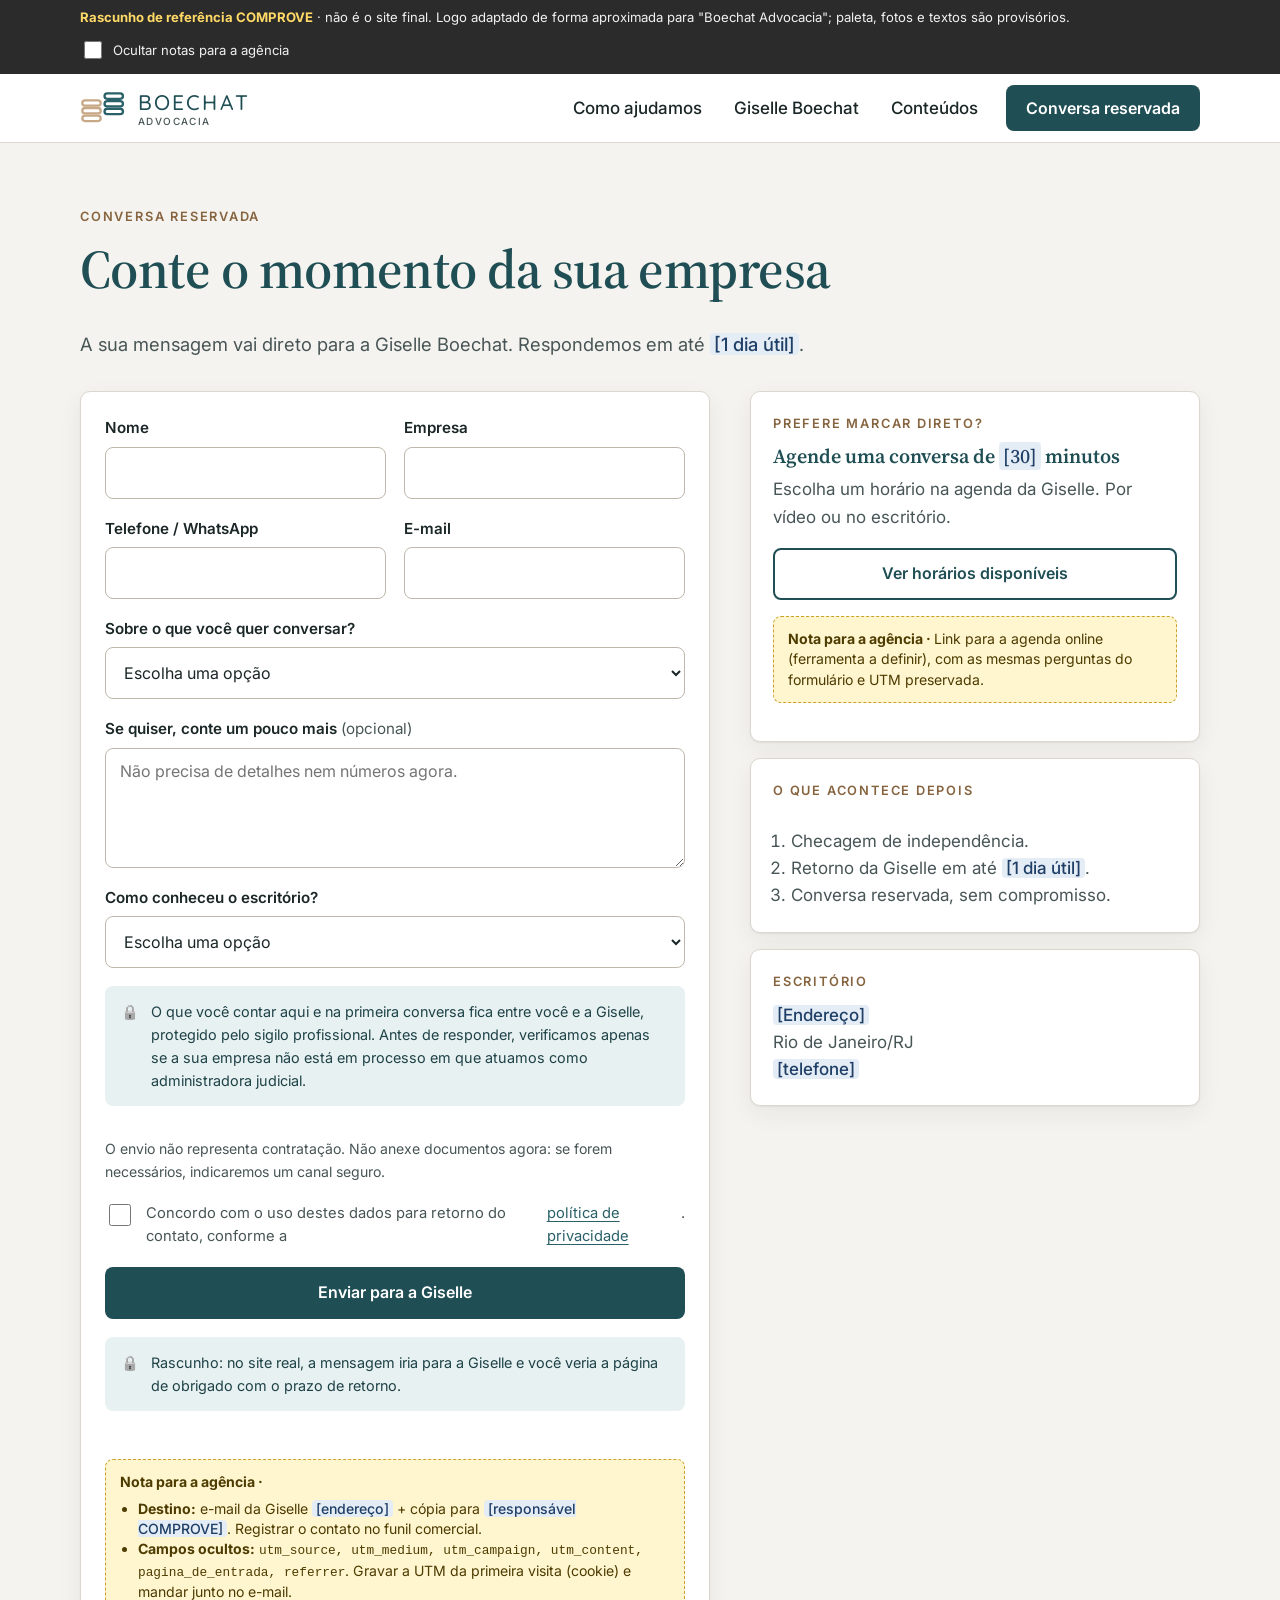
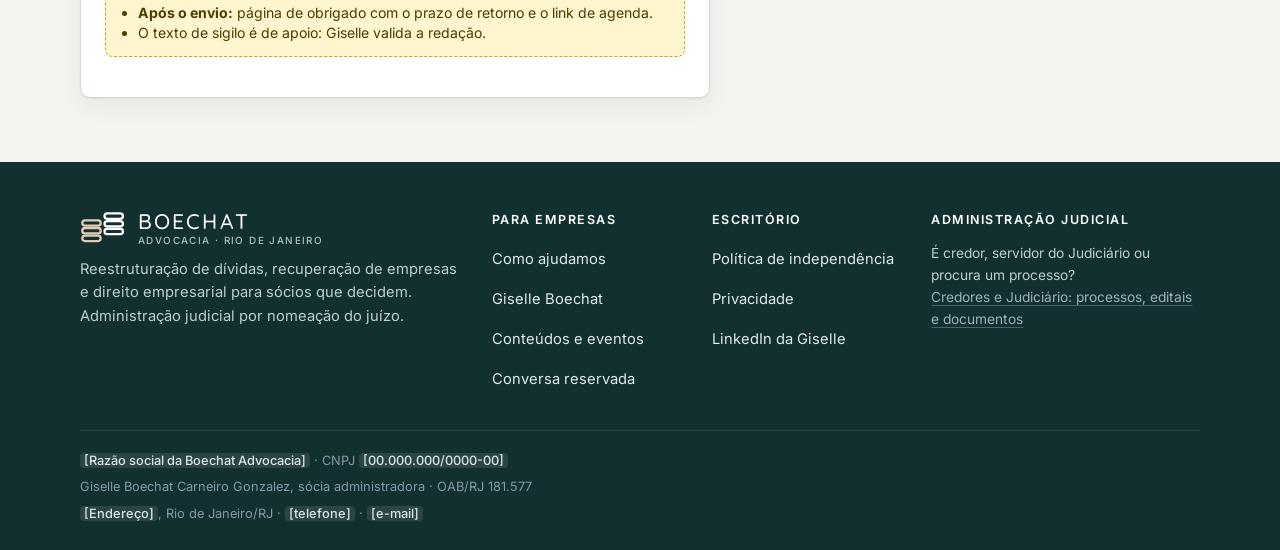
<file: boechat-site-rascunho/contato.html>
<!doctype html>
<html lang="pt-BR">
<head>
<meta charset="utf-8">
<meta name="viewport" content="width=device-width, initial-scale=1">
<meta name="robots" content="noindex, nofollow">
<title>Conversa reservada · Boechat Advocacia</title>
<link rel="preconnect" href="https://fonts.googleapis.com">
<link rel="preconnect" href="https://fonts.gstatic.com" crossorigin>
<link href="https://fonts.googleapis.com/css2?family=Inter:wght@400;500;600;700&family=Quicksand:wght@500&family=Source+Serif+4:opsz,wght@8..60,500;8..60,600&display=swap" rel="stylesheet">
<link rel="stylesheet" href="style.css">
</head>
<body>
<div class="rascunho" role="note">
  <div class="wrap rascunho__in">
    <p><strong>Rascunho de referência COMPROVE</strong> · não é o site final. Logo adaptado de forma aproximada para "Boechat Advocacia"; paleta, fotos e textos são provisórios.</p>
    <label class="toggle"><input type="checkbox" id="ocultar-notas"> Ocultar notas para a agência</label>
  </div>
</div>
<header class="topo">
  <div class="wrap topo__in">
    <a href="index.html" class="marca" aria-label="Boechat Advocacia, página inicial">
      <svg class="logo" viewBox="0 0 60 46" fill="none" stroke-width="3" aria-hidden="true"><g class="l1"><rect x="3" y="13" width="24" height="7" rx="3.5"/><rect x="3" y="23" width="24" height="7" rx="3.5"/><rect x="3" y="33" width="24" height="7" rx="3.5"/></g><g class="l2"><rect x="32" y="4" width="24" height="7" rx="3.5"/><rect x="32" y="14" width="24" height="7" rx="3.5"/><rect x="32" y="24" width="24" height="7" rx="3.5"/></g></svg>
      <span class="marca__nome" title="Logotipo atual adaptado para o novo nome: substituir pelo arquivo oficial">BOECHAT<small>Advocacia</small></span>
    </a>
    <nav class="menu-d" aria-label="Principal">
        <a href="como-ajudamos.html">Como ajudamos</a>
        <a href="giselle.html">Giselle Boechat</a>
        <a href="conteudos.html">Conteúdos</a>
        <a href="contato.html" class="btn btn--primario">Conversa reservada</a>
    </nav>
    <details class="menu-m">
      <summary>Menu</summary>
      <nav aria-label="Principal (celular)">
        <a href="como-ajudamos.html">Como ajudamos</a>
        <a href="giselle.html">Giselle Boechat</a>
        <a href="conteudos.html">Conteúdos</a>
        <a href="contato.html" class="btn btn--primario">Conversa reservada</a>
      </nav>
    </details>
  </div>
</header>
<main>
<section class="secao">
  <div class="wrap">
    <div class="cabeca-secao">
      <span class="olho">Conversa reservada</span>
      <h1>Conte o momento da sua empresa</h1>
      <p class="lead">A sua mensagem vai direto para a Giselle Boechat. Respondemos em até <span class="ph">[1 dia útil]</span>.</p>
    </div>

    <div class="contato-grade">
      <form class="form" action="#" method="post" onsubmit="event.preventDefault(); document.getElementById('aviso-envio').hidden=false;">
        <div class="form__duas">
          <div class="campo"><label for="nome">Nome</label><input id="nome" name="nome" autocomplete="name" required></div>
          <div class="campo"><label for="empresa">Empresa</label><input id="empresa" name="empresa" autocomplete="organization" required></div>
        </div>
        <div class="form__duas">
          <div class="campo"><label for="tel">Telefone / WhatsApp</label><input id="tel" name="telefone" type="tel" autocomplete="tel" inputmode="tel" required></div>
          <div class="campo"><label for="email">E-mail</label><input id="email" name="email" type="email" autocomplete="email" required></div>
        </div>
        <div class="campo">
          <label for="assunto">Sobre o que você quer conversar?</label>
          <select id="assunto" name="assunto" required>
            <option value="">Escolha uma opção</option>
            <option>Pressão de bancos e fornecedores</option>
            <option>Conta bloqueada ou execução</option>
            <option>Recebi um pedido de falência</option>
            <option>Garantias pessoais dos sócios</option>
            <option>Dívidas tributárias</option>
            <option>Recuperação judicial ou extrajudicial</option>
            <option>Novo capital / reestruturação financeira</option>
            <option>Outro assunto</option>
          </select>
        </div>
        <div class="campo">
          <label for="msg">Se quiser, conte um pouco mais <span class="opcional">(opcional)</span></label>
          <textarea id="msg" name="mensagem" placeholder="Não precisa de detalhes nem números agora."></textarea>
        </div>
        <div class="campo">
          <label for="origem">Como conheceu o escritório?</label>
          <select id="origem" name="como_conheceu" required>
            <option value="">Escolha uma opção</option>
            <option>LinkedIn</option>
            <option>Indicação</option>
            <option>Evento ou webinar</option>
            <option>Busca na internet</option>
            <option>Outro</option>
          </select>
        </div>

        <!-- Campos ocultos de origem (preenchidos via URL / cookie) -->
        <input type="hidden" name="utm_source">
        <input type="hidden" name="utm_medium">
        <input type="hidden" name="utm_campaign">
        <input type="hidden" name="utm_content">
        <input type="hidden" name="pagina_de_entrada">
        <input type="hidden" name="referrer">

        <p class="sigilo" id="privacidade">O que você contar aqui e na primeira conversa fica entre você e a Giselle, protegido pelo sigilo profissional. Antes de responder, verificamos apenas se a sua empresa não está em processo em que atuamos como administradora judicial.</p>
        <p style="font-size:.88rem;color:var(--ink-soft);margin:0">O envio não representa contratação. Não anexe documentos agora: se forem necessários, indicaremos um canal seguro.</p>
        <label class="check"><input type="checkbox" required> Concordo com o uso destes dados para retorno do contato, conforme a <a href="#">política de privacidade</a>.</label>
        <button class="btn btn--primario btn--bloco" type="submit">Enviar para a Giselle</button>
        <p id="aviso-envio" class="sigilo" hidden>Rascunho: no site real, a mensagem iria para a Giselle e você veria a página de obrigado com o prazo de retorno.</p>

        <div class="nota">
          <ul>
            <li><b>Destino:</b> e-mail da Giselle <span class="ph">[endereço]</span> + cópia para <span class="ph">[responsável COMPROVE]</span>. Registrar o contato no funil comercial.</li>
            <li><b>Campos ocultos:</b> <span class="ocultos">utm_source, utm_medium, utm_campaign, utm_content, pagina_de_entrada, referrer</span>. Gravar a UTM da primeira visita (cookie) e mandar junto no e-mail.</li>
            <li><b>Após o envio:</b> página de obrigado com o prazo de retorno e o link de agenda.</li>
            <li>O texto de sigilo é de apoio: Giselle valida a redação.</li>
          </ul>
        </div>
      </form>

      <aside class="lateral">
        <div class="cartao">
          <span class="olho">Prefere marcar direto?</span>
          <h3>Agende uma conversa de <span class="ph">[30]</span> minutos</h3>
          <p>Escolha um horário na agenda da Giselle. Por vídeo ou no escritório.</p>
          <a href="#" class="btn btn--contorno btn--bloco">Ver horários disponíveis</a>
          <div class="nota">Link para a agenda online (ferramenta a definir), com as mesmas perguntas do formulário e UTM preservada.</div>
        </div>
        <div class="cartao">
          <span class="olho">O que acontece depois</span>
          <ol class="mb-0" style="padding-left:18px;color:var(--ink-soft)">
            <li>Checagem de independência.</li>
            <li>Retorno da Giselle em até <span class="ph">[1 dia útil]</span>.</li>
            <li>Conversa reservada, sem compromisso.</li>
          </ol>
        </div>
        <div class="cartao">
          <span class="olho">Escritório</span>
          <p class="mb-0"><span class="ph">[Endereço]</span><br>Rio de Janeiro/RJ<br><span class="ph">[telefone]</span></p>
        </div>
      </aside>
    </div>
  </div>
</section>
</main>
<footer class="rodape">
  <div class="wrap">
    <div class="rodape__grade">
      <div>
        <a href="index.html" class="marca">
          <svg class="logo" viewBox="0 0 60 46" fill="none" stroke-width="3" aria-hidden="true"><g class="l1"><rect x="3" y="13" width="24" height="7" rx="3.5"/><rect x="3" y="23" width="24" height="7" rx="3.5"/><rect x="3" y="33" width="24" height="7" rx="3.5"/></g><g class="l2"><rect x="32" y="4" width="24" height="7" rx="3.5"/><rect x="32" y="14" width="24" height="7" rx="3.5"/><rect x="32" y="24" width="24" height="7" rx="3.5"/></g></svg>
          <span class="marca__nome">BOECHAT<small>Advocacia · Rio de Janeiro</small></span>
        </a>
        <p class="mt-1">Reestruturação de dívidas, recuperação de empresas e direito empresarial para sócios que decidem. Administração judicial por nomeação do juízo.</p>
      </div>
      <div>
        <h4>Para empresas</h4>
        <ul>
          <li><a href="como-ajudamos.html">Como ajudamos</a></li>
          <li><a href="giselle.html">Giselle Boechat</a></li>
          <li><a href="conteudos.html">Conteúdos e eventos</a></li>
          <li><a href="contato.html">Conversa reservada</a></li>
        </ul>
      </div>
      <div>
        <h4>Escritório</h4>
        <ul>
          <li><a href="index.html#independencia">Política de independência</a></li>
          <li><a href="contato.html#privacidade">Privacidade</a></li>
          <li><a href="#" title="[link do LinkedIn da Giselle]">LinkedIn da Giselle</a></li>
        </ul>
      </div>
      <div class="rodape__discreto">
        <h4>Administração judicial</h4>
        <p class="mb-0">É credor, servidor do Judiciário ou procura um processo?</p>
        <a href="credores-e-judiciario.html">Credores e Judiciário: processos, editais e documentos</a>
      </div>
    </div>
    <div class="rodape__legal">
      <span><span class="ph">[Razão social da Boechat Advocacia]</span> · CNPJ <span class="ph">[00.000.000/0000-00]</span></span>
      <span>Giselle Boechat Carneiro Gonzalez, sócia administradora · OAB/RJ 181.577</span>
      <span><span class="ph">[Endereço]</span>, Rio de Janeiro/RJ · <span class="ph">[telefone]</span> · <span class="ph">[e-mail]</span></span>
    </div>
  </div>
</footer>
</body>
</html>
</file>
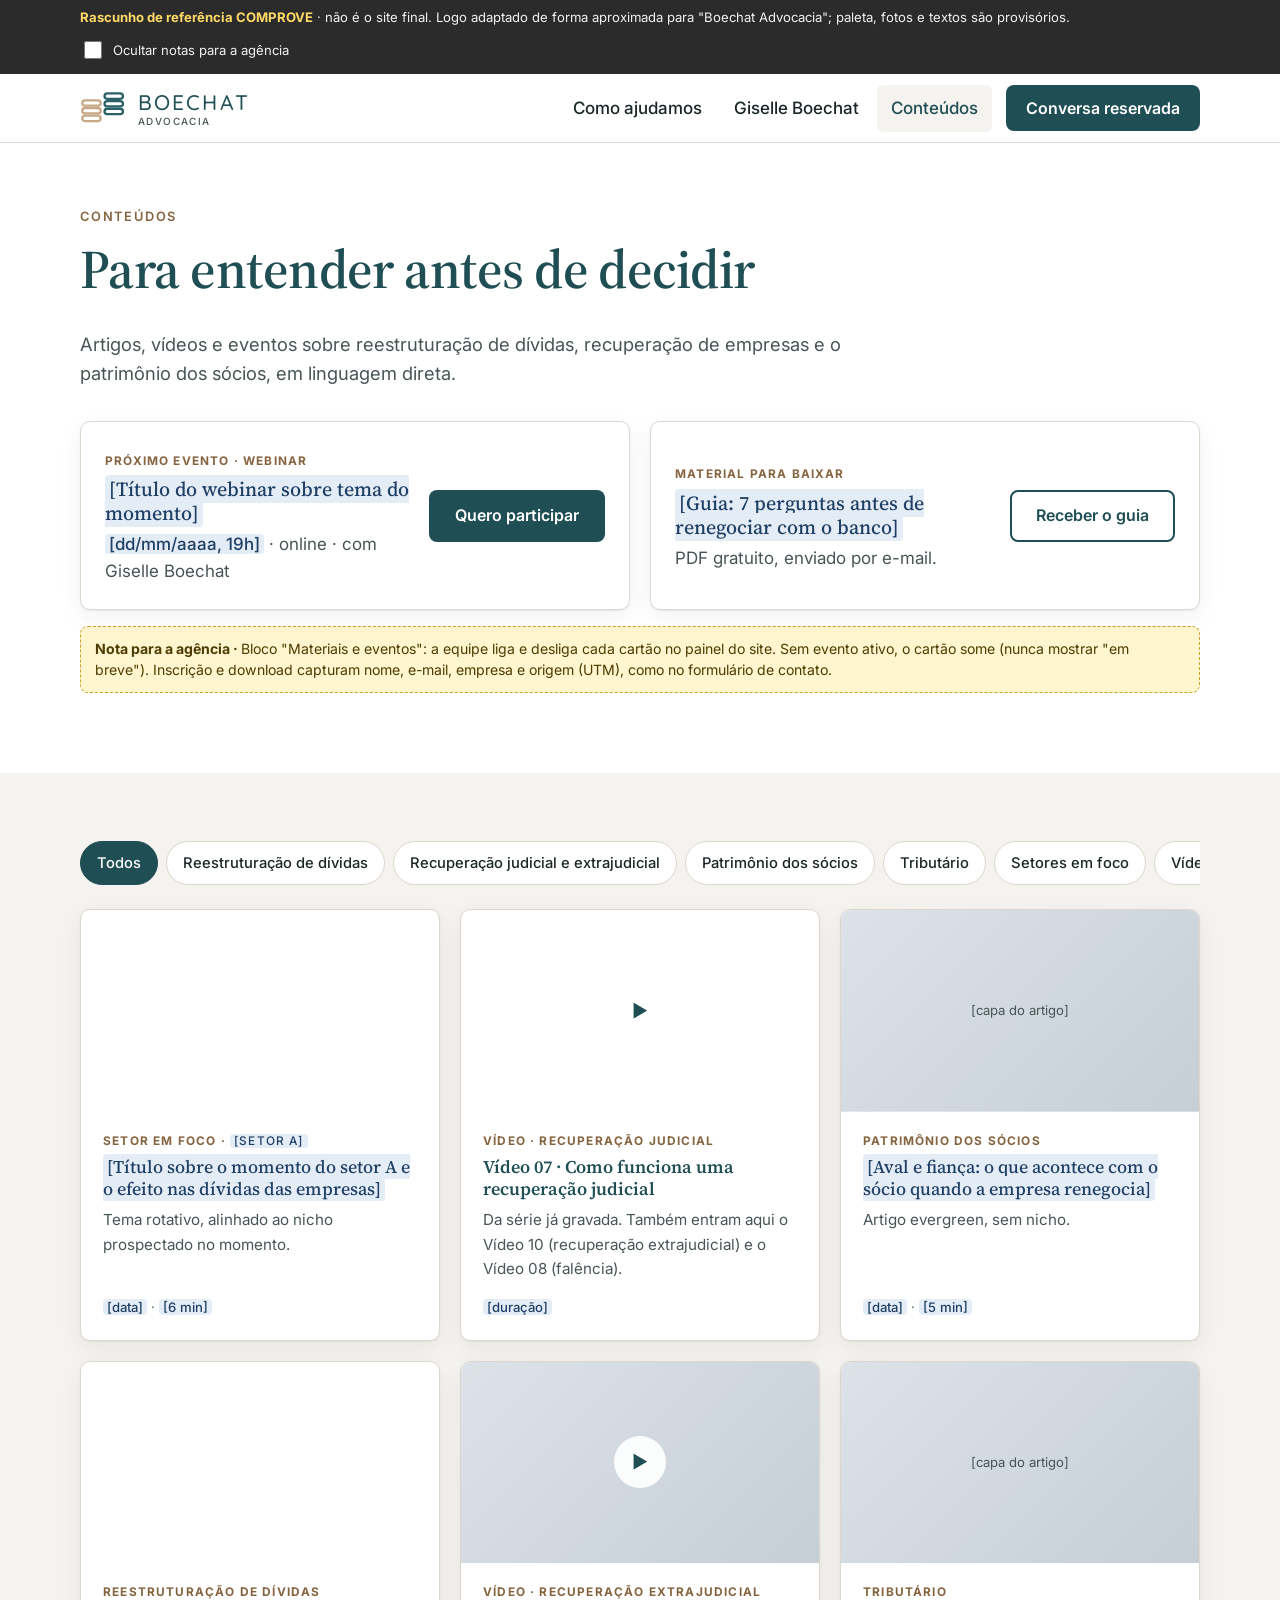
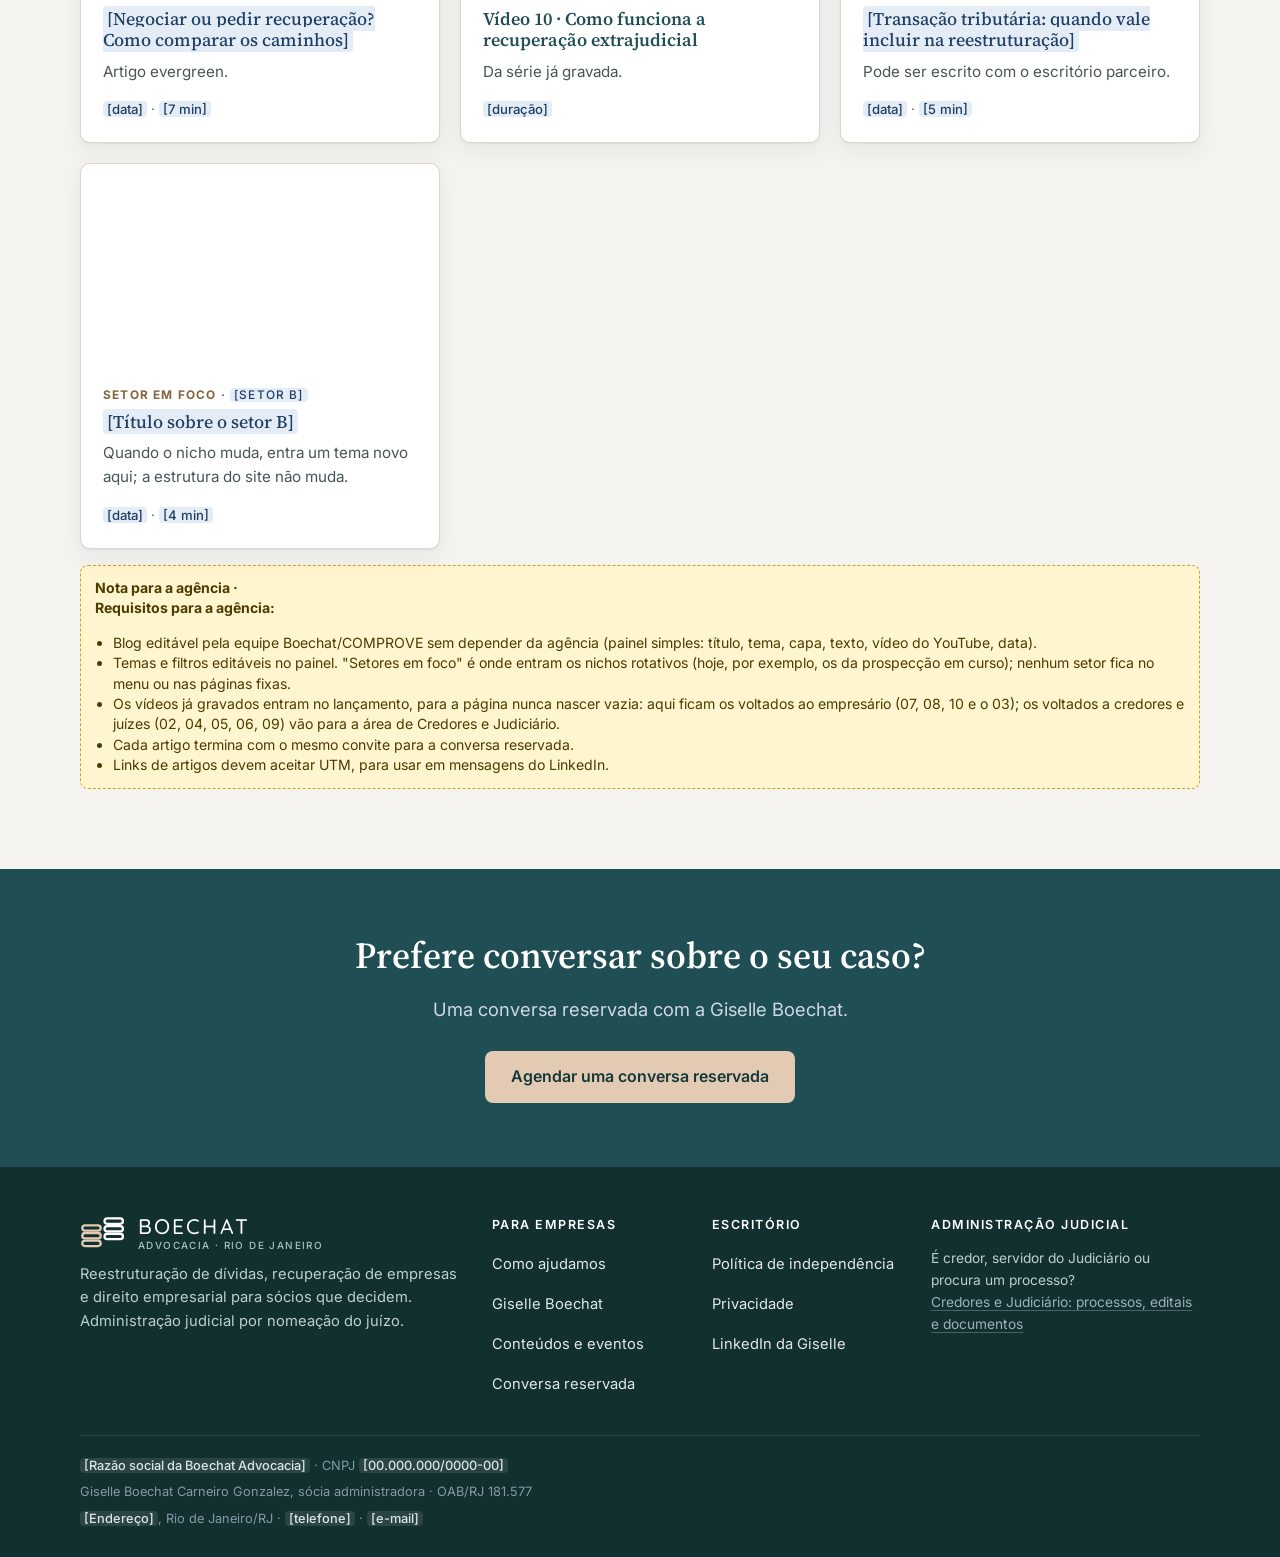
<file: boechat-site-rascunho/conteudos.html>
<!doctype html>
<html lang="pt-BR">
<head>
<meta charset="utf-8">
<meta name="viewport" content="width=device-width, initial-scale=1">
<meta name="robots" content="noindex, nofollow">
<title>Conteúdos · Boechat Advocacia</title>
<link rel="preconnect" href="https://fonts.googleapis.com">
<link rel="preconnect" href="https://fonts.gstatic.com" crossorigin>
<link href="https://fonts.googleapis.com/css2?family=Inter:wght@400;500;600;700&family=Quicksand:wght@500&family=Source+Serif+4:opsz,wght@8..60,500;8..60,600&display=swap" rel="stylesheet">
<link rel="stylesheet" href="style.css">
</head>
<body>
<div class="rascunho" role="note">
  <div class="wrap rascunho__in">
    <p><strong>Rascunho de referência COMPROVE</strong> · não é o site final. Logo adaptado de forma aproximada para "Boechat Advocacia"; paleta, fotos e textos são provisórios.</p>
    <label class="toggle"><input type="checkbox" id="ocultar-notas"> Ocultar notas para a agência</label>
  </div>
</div>
<header class="topo">
  <div class="wrap topo__in">
    <a href="index.html" class="marca" aria-label="Boechat Advocacia, página inicial">
      <svg class="logo" viewBox="0 0 60 46" fill="none" stroke-width="3" aria-hidden="true"><g class="l1"><rect x="3" y="13" width="24" height="7" rx="3.5"/><rect x="3" y="23" width="24" height="7" rx="3.5"/><rect x="3" y="33" width="24" height="7" rx="3.5"/></g><g class="l2"><rect x="32" y="4" width="24" height="7" rx="3.5"/><rect x="32" y="14" width="24" height="7" rx="3.5"/><rect x="32" y="24" width="24" height="7" rx="3.5"/></g></svg>
      <span class="marca__nome" title="Logotipo atual adaptado para o novo nome: substituir pelo arquivo oficial">BOECHAT<small>Advocacia</small></span>
    </a>
    <nav class="menu-d" aria-label="Principal">
        <a href="como-ajudamos.html">Como ajudamos</a>
        <a href="giselle.html">Giselle Boechat</a>
        <a href="conteudos.html" aria-current="page">Conteúdos</a>
        <a href="contato.html" class="btn btn--primario">Conversa reservada</a>
    </nav>
    <details class="menu-m">
      <summary>Menu</summary>
      <nav aria-label="Principal (celular)">
        <a href="como-ajudamos.html">Como ajudamos</a>
        <a href="giselle.html">Giselle Boechat</a>
        <a href="conteudos.html" aria-current="page">Conteúdos</a>
        <a href="contato.html" class="btn btn--primario">Conversa reservada</a>
      </nav>
    </details>
  </div>
</header>
<main>
<section class="secao secao--branca">
  <div class="wrap">
    <div class="cabeca-secao">
      <span class="olho">Conteúdos</span>
      <h1>Para entender antes de decidir</h1>
      <p class="lead">Artigos, vídeos e eventos sobre reestruturação de dívidas, recuperação de empresas e o patrimônio dos sócios, em linguagem direta.</p>
    </div>

    <!-- MATERIAIS E EVENTOS -->
    <div class="grade grade--2">
      <div class="material">
        <div>
          <span class="material__tipo">Próximo evento · Webinar</span>
          <h3><span class="ph">[Título do webinar sobre tema do momento]</span></h3>
          <p><span class="ph">[dd/mm/aaaa, 19h]</span> · online · com Giselle Boechat</p>
        </div>
        <a href="#" class="btn btn--primario">Quero participar</a>
      </div>
      <div class="material">
        <div>
          <span class="material__tipo">Material para baixar</span>
          <h3><span class="ph">[Guia: 7 perguntas antes de renegociar com o banco]</span></h3>
          <p>PDF gratuito, enviado por e-mail.</p>
        </div>
        <a href="#" class="btn btn--contorno">Receber o guia</a>
      </div>
    </div>
    <div class="nota">Bloco "Materiais e eventos": a equipe liga e desliga cada cartão no painel do site. Sem evento ativo, o cartão some (nunca mostrar "em breve"). Inscrição e download capturam nome, e-mail, empresa e origem (UTM), como no formulário de contato.</div>
  </div>
</section>

<section class="secao">
  <div class="wrap">
    <div class="filtros" role="group" aria-label="Filtrar por tema">
      <button type="button" aria-pressed="true" data-tema="todos">Todos</button>
      <button type="button" aria-pressed="false" data-tema="reestruturacao">Reestruturação de dívidas</button>
      <button type="button" aria-pressed="false" data-tema="recuperacao">Recuperação judicial e extrajudicial</button>
      <button type="button" aria-pressed="false" data-tema="patrimonio">Patrimônio dos sócios</button>
      <button type="button" aria-pressed="false" data-tema="tributario">Tributário</button>
      <button type="button" aria-pressed="false" data-tema="setores">Setores em foco</button>
      <button type="button" aria-pressed="false" data-tema="videos">Vídeos</button>
    </div>

    <div class="grade grade--3 mt-1" id="lista">
      <article class="post" data-tema="setores">
        <div class="post__capa" style="background-image:url('https://images.unsplash.com/photo-1543958871-ccfa180a0c39?auto=format&fit=crop&w=800&q=60')"></div>
        <div class="post__corpo">
          <span class="post__tema">Setor em foco · <span class="ph">[setor A]</span></span>
          <h3><span class="ph">[Título sobre o momento do setor A e o efeito nas dívidas das empresas]</span></h3>
          <p>Tema rotativo, alinhado ao nicho prospectado no momento.</p>
          <span class="post__meta"><span class="ph">[data]</span> · <span class="ph">[6 min]</span></span>
        </div>
      </article>
      <article class="post" data-tema="videos recuperacao">
        <div class="post__capa post__capa--video" style="background-image:url('https://images.unsplash.com/photo-1450101499163-c8848c66ca85?auto=format&fit=crop&w=800&q=60')"></div>
        <div class="post__corpo">
          <span class="post__tema">Vídeo · Recuperação judicial</span>
          <h3>Vídeo 07 · Como funciona uma recuperação judicial</h3>
          <p>Da série já gravada. Também entram aqui o Vídeo 10 (recuperação extrajudicial) e o Vídeo 08 (falência).</p>
          <span class="post__meta"><span class="ph">[duração]</span></span>
        </div>
      </article>
      <article class="post" data-tema="patrimonio">
        <div class="post__capa">[capa do artigo]</div>
        <div class="post__corpo">
          <span class="post__tema">Patrimônio dos sócios</span>
          <h3><span class="ph">[Aval e fiança: o que acontece com o sócio quando a empresa renegocia]</span></h3>
          <p>Artigo evergreen, sem nicho.</p>
          <span class="post__meta"><span class="ph">[data]</span> · <span class="ph">[5 min]</span></span>
        </div>
      </article>
      <article class="post" data-tema="reestruturacao">
        <div class="post__capa" style="background-image:url('https://images.unsplash.com/photo-1785140629691-da4294ff4d19?auto=format&fit=crop&w=800&q=60')"></div>
        <div class="post__corpo">
          <span class="post__tema">Reestruturação de dívidas</span>
          <h3><span class="ph">[Negociar ou pedir recuperação? Como comparar os caminhos]</span></h3>
          <p>Artigo evergreen.</p>
          <span class="post__meta"><span class="ph">[data]</span> · <span class="ph">[7 min]</span></span>
        </div>
      </article>
      <article class="post" data-tema="videos recuperacao">
        <div class="post__capa post__capa--video"></div>
        <div class="post__corpo">
          <span class="post__tema">Vídeo · Recuperação extrajudicial</span>
          <h3>Vídeo 10 · Como funciona a recuperação extrajudicial</h3>
          <p>Da série já gravada.</p>
          <span class="post__meta"><span class="ph">[duração]</span></span>
        </div>
      </article>
      <article class="post" data-tema="tributario">
        <div class="post__capa">[capa do artigo]</div>
        <div class="post__corpo">
          <span class="post__tema">Tributário</span>
          <h3><span class="ph">[Transação tributária: quando vale incluir na reestruturação]</span></h3>
          <p>Pode ser escrito com o escritório parceiro.</p>
          <span class="post__meta"><span class="ph">[data]</span> · <span class="ph">[5 min]</span></span>
        </div>
      </article>
      <article class="post" data-tema="setores">
        <div class="post__capa" style="background-image:url('https://images.unsplash.com/photo-1548963670-aaaa8f73a5e3?auto=format&fit=crop&w=800&q=60')"></div>
        <div class="post__corpo">
          <span class="post__tema">Setor em foco · <span class="ph">[setor B]</span></span>
          <h3><span class="ph">[Título sobre o setor B]</span></h3>
          <p>Quando o nicho muda, entra um tema novo aqui; a estrutura do site não muda.</p>
          <span class="post__meta"><span class="ph">[data]</span> · <span class="ph">[4 min]</span></span>
        </div>
      </article>
    </div>
    <div class="nota">
      <p><b>Requisitos para a agência:</b></p>
      <ul>
        <li>Blog editável pela equipe Boechat/COMPROVE sem depender da agência (painel simples: título, tema, capa, texto, vídeo do YouTube, data).</li>
        <li>Temas e filtros editáveis no painel. "Setores em foco" é onde entram os nichos rotativos (hoje, por exemplo, os da prospecção em curso); nenhum setor fica no menu ou nas páginas fixas.</li>
        <li>Os vídeos já gravados entram no lançamento, para a página nunca nascer vazia: aqui ficam os voltados ao empresário (07, 08, 10 e o 03); os voltados a credores e juízes (02, 04, 05, 06, 09) vão para a área de Credores e Judiciário.</li>
        <li>Cada artigo termina com o mesmo convite para a conversa reservada.</li>
        <li>Links de artigos devem aceitar UTM, para usar em mensagens do LinkedIn.</li>
      </ul>
    </div>
  </div>
</section>

<section class="secao secao--escura cta-final">
  <div class="wrap">
    <h2>Prefere conversar sobre o seu caso?</h2>
    <p class="lead">Uma conversa reservada com a Giselle Boechat.</p>
    <a href="contato.html" class="btn btn--primario">Agendar uma conversa reservada</a>
  </div>
</section>

<script>
  // Filtro de demonstração (no site real, vem do CMS)
  document.querySelectorAll('.filtros button').forEach(function (b) {
    b.addEventListener('click', function () {
      document.querySelectorAll('.filtros button').forEach(function (x) { x.setAttribute('aria-pressed', 'false'); });
      b.setAttribute('aria-pressed', 'true');
      var t = b.dataset.tema;
      document.querySelectorAll('#lista .post').forEach(function (p) {
        p.hidden = !(t === 'todos' || p.dataset.tema.split(' ').indexOf(t) > -1);
      });
    });
  });
</script>
</main>
<footer class="rodape">
  <div class="wrap">
    <div class="rodape__grade">
      <div>
        <a href="index.html" class="marca">
          <svg class="logo" viewBox="0 0 60 46" fill="none" stroke-width="3" aria-hidden="true"><g class="l1"><rect x="3" y="13" width="24" height="7" rx="3.5"/><rect x="3" y="23" width="24" height="7" rx="3.5"/><rect x="3" y="33" width="24" height="7" rx="3.5"/></g><g class="l2"><rect x="32" y="4" width="24" height="7" rx="3.5"/><rect x="32" y="14" width="24" height="7" rx="3.5"/><rect x="32" y="24" width="24" height="7" rx="3.5"/></g></svg>
          <span class="marca__nome">BOECHAT<small>Advocacia · Rio de Janeiro</small></span>
        </a>
        <p class="mt-1">Reestruturação de dívidas, recuperação de empresas e direito empresarial para sócios que decidem. Administração judicial por nomeação do juízo.</p>
      </div>
      <div>
        <h4>Para empresas</h4>
        <ul>
          <li><a href="como-ajudamos.html">Como ajudamos</a></li>
          <li><a href="giselle.html">Giselle Boechat</a></li>
          <li><a href="conteudos.html">Conteúdos e eventos</a></li>
          <li><a href="contato.html">Conversa reservada</a></li>
        </ul>
      </div>
      <div>
        <h4>Escritório</h4>
        <ul>
          <li><a href="index.html#independencia">Política de independência</a></li>
          <li><a href="contato.html#privacidade">Privacidade</a></li>
          <li><a href="#" title="[link do LinkedIn da Giselle]">LinkedIn da Giselle</a></li>
        </ul>
      </div>
      <div class="rodape__discreto">
        <h4>Administração judicial</h4>
        <p class="mb-0">É credor, servidor do Judiciário ou procura um processo?</p>
        <a href="credores-e-judiciario.html">Credores e Judiciário: processos, editais e documentos</a>
      </div>
    </div>
    <div class="rodape__legal">
      <span><span class="ph">[Razão social da Boechat Advocacia]</span> · CNPJ <span class="ph">[00.000.000/0000-00]</span></span>
      <span>Giselle Boechat Carneiro Gonzalez, sócia administradora · OAB/RJ 181.577</span>
      <span><span class="ph">[Endereço]</span>, Rio de Janeiro/RJ · <span class="ph">[telefone]</span> · <span class="ph">[e-mail]</span></span>
    </div>
  </div>
</footer>
</body>
</html>
</file>
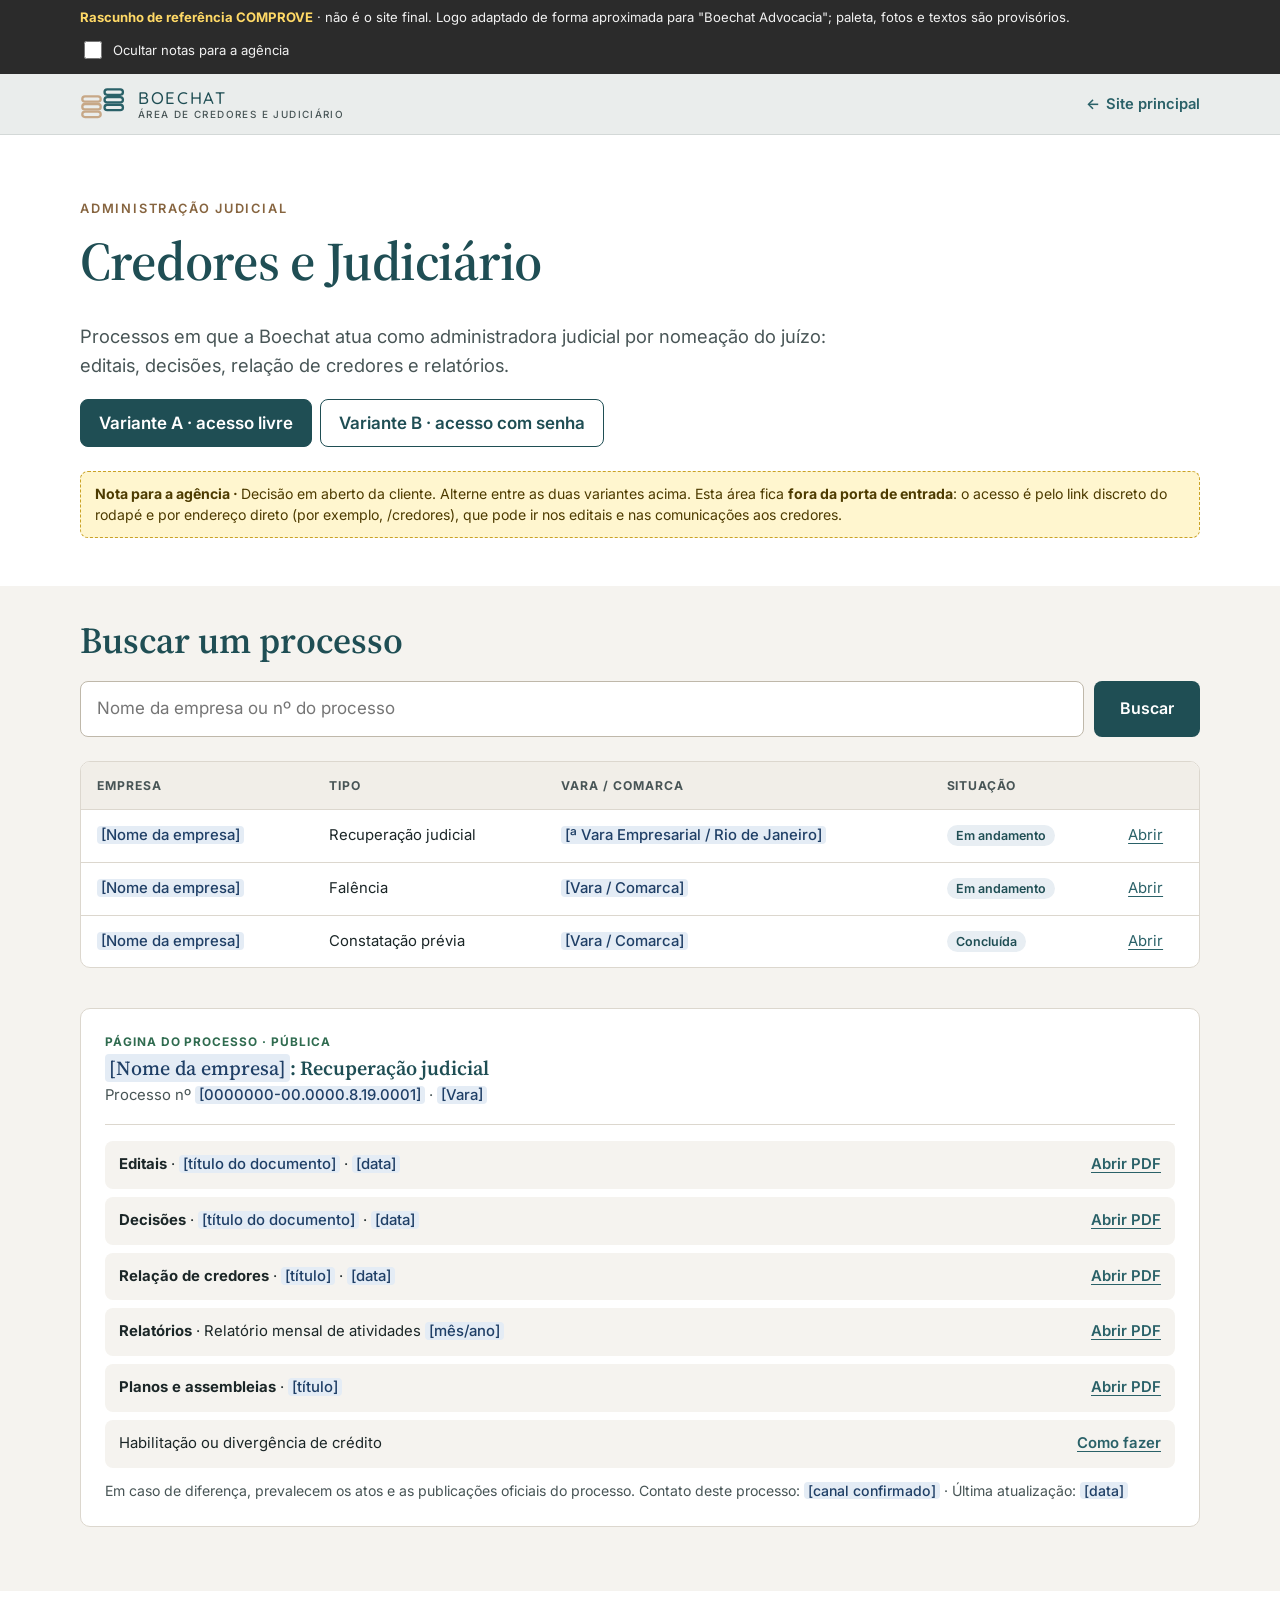
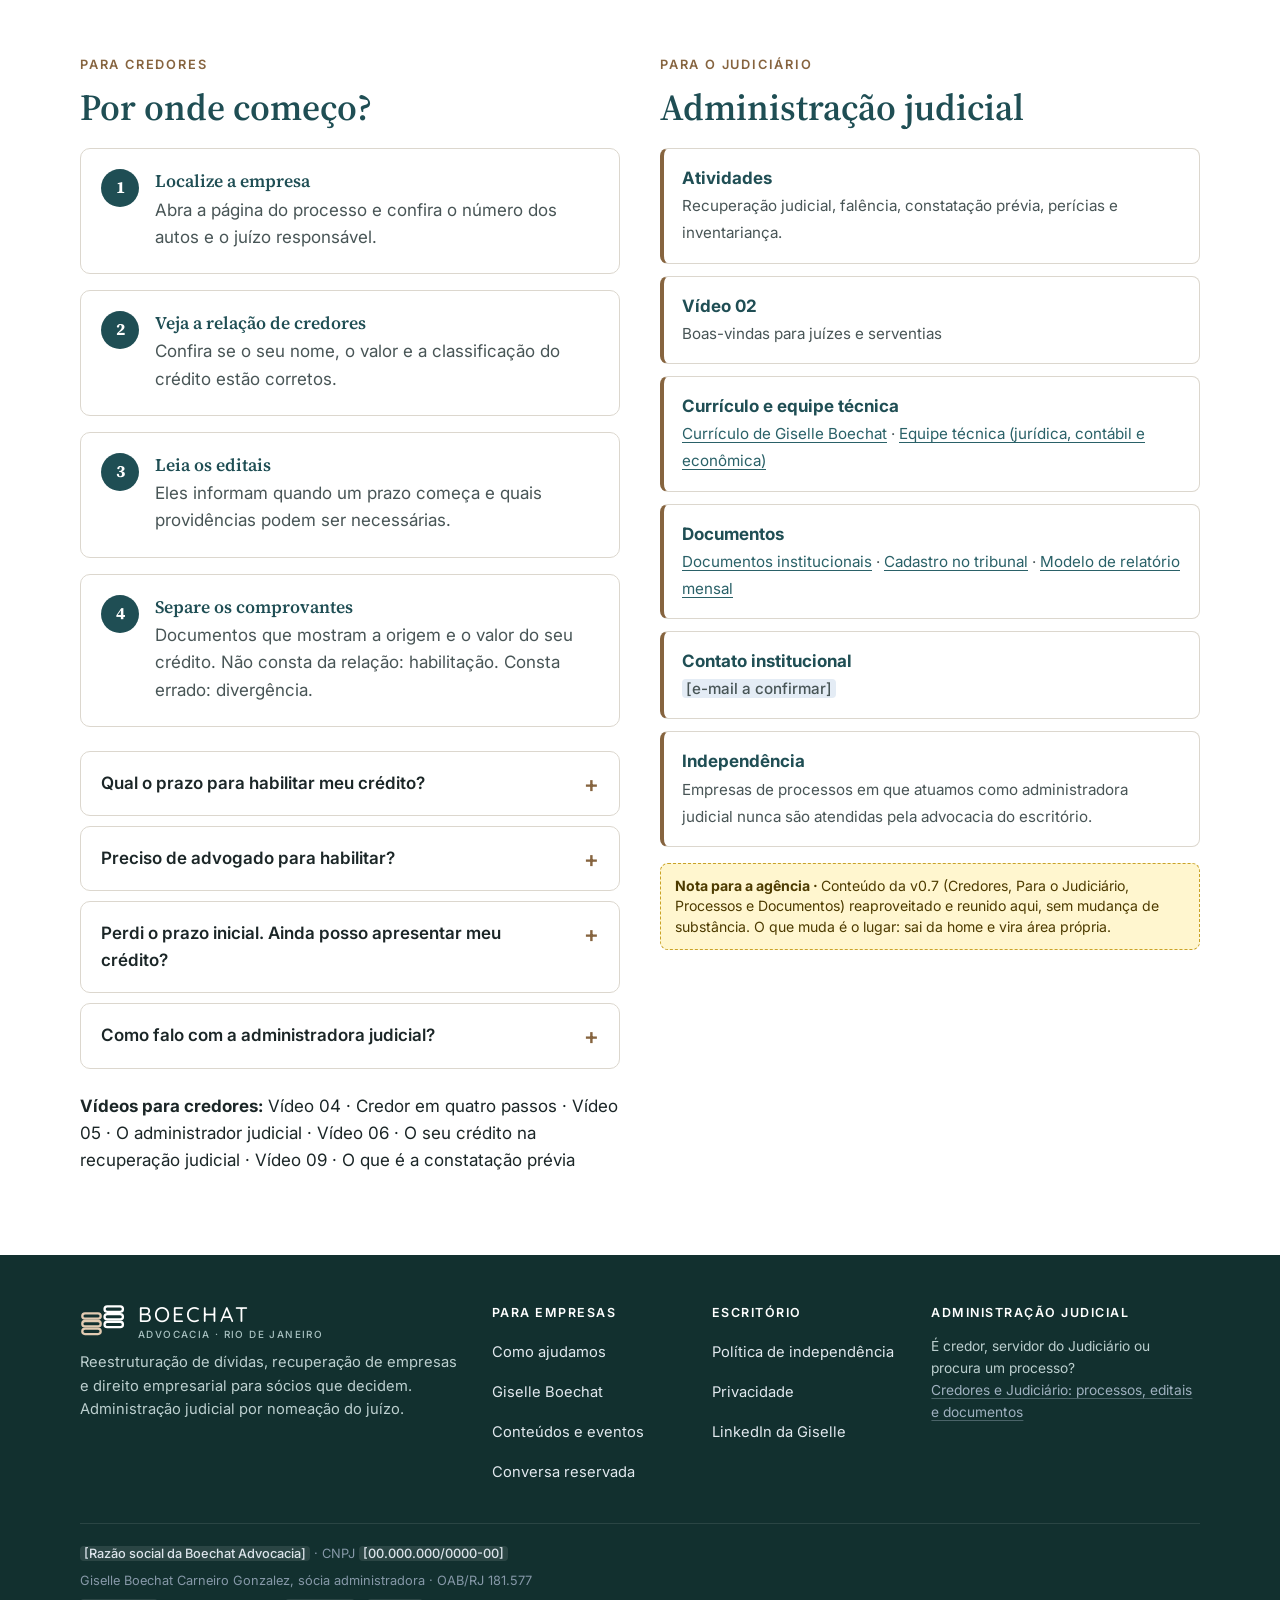
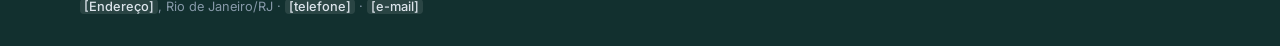
<file: boechat-site-rascunho/credores-e-judiciario.html>
<!doctype html>
<html lang="pt-BR">
<head>
<meta charset="utf-8">
<meta name="viewport" content="width=device-width, initial-scale=1">
<meta name="robots" content="noindex, nofollow">
<title>Credores e Judiciário · Boechat Advocacia</title>
<link rel="preconnect" href="https://fonts.googleapis.com">
<link rel="preconnect" href="https://fonts.gstatic.com" crossorigin>
<link href="https://fonts.googleapis.com/css2?family=Inter:wght@400;500;600;700&family=Quicksand:wght@500&family=Source+Serif+4:opsz,wght@8..60,500;8..60,600&display=swap" rel="stylesheet">
<link rel="stylesheet" href="style.css">
</head>
<body>
<div class="rascunho" role="note">
  <div class="wrap rascunho__in">
    <p><strong>Rascunho de referência COMPROVE</strong> · não é o site final. Logo adaptado de forma aproximada para "Boechat Advocacia"; paleta, fotos e textos são provisórios.</p>
    <label class="toggle"><input type="checkbox" id="ocultar-notas"> Ocultar notas para a agência</label>
  </div>
</div>
<header class="topo area-topo">
  <div class="wrap topo__in">
    <a href="credores-e-judiciario.html" class="marca" aria-label="Área de credores e Judiciário">
      <svg class="logo" viewBox="0 0 60 46" fill="none" stroke-width="3" aria-hidden="true"><g class="l1"><rect x="3" y="13" width="24" height="7" rx="3.5"/><rect x="3" y="23" width="24" height="7" rx="3.5"/><rect x="3" y="33" width="24" height="7" rx="3.5"/></g><g class="l2"><rect x="32" y="4" width="24" height="7" rx="3.5"/><rect x="32" y="14" width="24" height="7" rx="3.5"/><rect x="32" y="24" width="24" height="7" rx="3.5"/></g></svg>
      <span class="marca__nome">BOECHAT<small>Área de credores e Judiciário</small></span>
    </a>
    <a href="index.html" class="voltar">Site principal</a>
  </div>
</header>
<main>
<section class="secao secao--branca" style="padding-bottom:32px">
  <div class="wrap">
    <span class="olho">Administração judicial</span>
    <h1>Credores e Judiciário</h1>
    <p class="lead">Processos em que a Boechat atua como administradora judicial por nomeação do juízo: editais, decisões, relação de credores e relatórios.</p>

    <input type="radio" name="variante" id="var-a" class="radio-oculto" checked>
    <input type="radio" name="variante" id="var-b" class="radio-oculto">
    <div class="variantes" role="group" aria-label="Variante de acesso (só no rascunho)">
      <label for="var-a">Variante A · acesso livre</label>
      <label for="var-b">Variante B · acesso com senha</label>
    </div>
    <div class="nota">Decisão em aberto da cliente. Alterne entre as duas variantes acima. Esta área fica <b>fora da porta de entrada</b>: o acesso é pelo link discreto do rodapé e por endereço direto (por exemplo, /credores), que pode ir nos editais e nas comunicações aos credores.</div>
  </div>
</section>

<!-- ===================== VARIANTE A: ACESSO LIVRE ===================== -->
<div class="variante-a">
  <section class="secao" style="padding-top:32px">
    <div class="wrap">
      <h2>Buscar um processo</h2>
      <form class="busca" onsubmit="event.preventDefault()">
        <label class="sr" for="q">Nome da empresa ou número do processo</label>
        <input id="q" class="campo" style="border:1.5px solid #BFB8AA;border-radius:8px;padding:0 16px;font:inherit" placeholder="Nome da empresa ou nº do processo">
        <button class="btn btn--escuro">Buscar</button>
      </form>

      <div class="tabela-wrap mt-2">
        <table class="tabela">
          <thead><tr><th>Empresa</th><th>Tipo</th><th>Vara / Comarca</th><th>Situação</th><th></th></tr></thead>
          <tbody>
            <tr><td><span class="ph">[Nome da empresa]</span></td><td>Recuperação judicial</td><td><span class="ph">[ª Vara Empresarial / Rio de Janeiro]</span></td><td><span class="status">Em andamento</span></td><td><a href="#processo">Abrir</a></td></tr>
            <tr><td><span class="ph">[Nome da empresa]</span></td><td>Falência</td><td><span class="ph">[Vara / Comarca]</span></td><td><span class="status">Em andamento</span></td><td><a href="#processo">Abrir</a></td></tr>
            <tr><td><span class="ph">[Nome da empresa]</span></td><td>Constatação prévia</td><td><span class="ph">[Vara / Comarca]</span></td><td><span class="status">Concluída</span></td><td><a href="#processo">Abrir</a></td></tr>
          </tbody>
        </table>
      </div>

      <div class="processo mt-3" id="processo">
        <div class="processo__cab">
          <span class="publico-tag">Página do processo · pública</span>
          <h3 class="mb-0"><span class="ph">[Nome da empresa]</span>: Recuperação judicial</h3>
          <span style="color:var(--ink-soft);font-size:.93rem">Processo nº <span class="ph">[0000000-00.0000.8.19.0001]</span> · <span class="ph">[Vara]</span></span>
        </div>
        <ul class="docs">
          <li><span><b>Editais</b> · <span class="ph">[título do documento]</span> · <span class="ph">[data]</span></span><a href="#">Abrir PDF</a></li>
          <li><span><b>Decisões</b> · <span class="ph">[título do documento]</span> · <span class="ph">[data]</span></span><a href="#">Abrir PDF</a></li>
          <li><span><b>Relação de credores</b> · <span class="ph">[título]</span> · <span class="ph">[data]</span></span><a href="#">Abrir PDF</a></li>
          <li><span><b>Relatórios</b> · Relatório mensal de atividades <span class="ph">[mês/ano]</span></span><a href="#">Abrir PDF</a></li>
          <li><span><b>Planos e assembleias</b> · <span class="ph">[título]</span></span><a href="#">Abrir PDF</a></li>
          <li><span>Habilitação ou divergência de crédito</span><a href="#guia">Como fazer</a></li>
        </ul>
        <p class="mt-1 mb-0" style="font-size:.88rem;color:var(--ink-soft)">Em caso de diferença, prevalecem os atos e as publicações oficiais do processo. Contato deste processo: <span class="ph">[canal confirmado]</span> · Última atualização: <span class="ph">[data]</span></p>
      </div>
    </div>
  </section>
</div>

<!-- ===================== VARIANTE B: ACESSO COM SENHA ===================== -->
<div class="variante-b">
  <section class="secao" style="padding-top:32px">
    <div class="wrap grade grade--2" style="gap:40px">
      <div>
        <h2>Editais públicos</h2>
        <p>Editais e decisões publicados continuam abertos a qualquer pessoa, sem senha.</p>
        <ul class="docs">
          <li><span><span class="ph">[Empresa]</span> · Edital da relação de credores</span><a href="#">PDF</a></li>
          <li><span><span class="ph">[Empresa]</span> · Edital de convocação da assembleia</span><a href="#">PDF</a></li>
          <li><span><span class="ph">[Empresa]</span> · Edital de falência</span><a href="#">PDF</a></li>
        </ul>
      </div>
      <div class="login">
        <h2>Área do credor</h2>
        <p>Acompanhe o seu crédito, envie documentos e veja os relatórios completos.</p>
        <form class="form" onsubmit="event.preventDefault()">
          <div class="campo"><label for="doc">CPF ou CNPJ do credor</label><input id="doc" inputmode="numeric"></div>
          <div class="campo"><label for="senha">Senha ou código do processo</label><input id="senha" type="password"></div>
          <button class="btn btn--escuro btn--bloco">Entrar</button>
          <a href="#" style="font-size:.92rem">Primeiro acesso / esqueci a senha</a>
        </form>
      </div>
    </div>
    <div class="wrap">
      <div class="nota">Variante B é híbrida de propósito: credor precisa de acesso fácil a editais públicos, então o que é público fica aberto e só o acompanhamento individual pede senha. Senha total na área inteira dificultaria a vida do credor e pode conflitar com o dever de publicidade do administrador judicial. A lista de processos também precisa continuar visível para a checagem de conflito.</div>
    </div>
  </section>
</div>

<!-- ===================== CONTEÚDO COMUM ===================== -->
<section class="secao secao--branca" id="guia">
  <div class="wrap grade grade--2" style="gap:40px">
    <div>
      <span class="olho">Para credores</span>
      <h2>Por onde começo?</h2>
      <ol class="passos" style="grid-template-columns:1fr">
        <li><h3>Localize a empresa</h3><p>Abra a página do processo e confira o número dos autos e o juízo responsável.</p></li>
        <li><h3>Veja a relação de credores</h3><p>Confira se o seu nome, o valor e a classificação do crédito estão corretos.</p></li>
        <li><h3>Leia os editais</h3><p>Eles informam quando um prazo começa e quais providências podem ser necessárias.</p></li>
        <li><h3>Separe os comprovantes</h3><p>Documentos que mostram a origem e o valor do seu crédito. Não consta da relação: habilitação. Consta errado: divergência.</p></li>
      </ol>
      <div class="faq mt-2">
        <details><summary>Qual o prazo para habilitar meu crédito?</summary><div>A Lei 11.101/2005 prevê um prazo inicial de 15 dias para habilitações e divergências apresentadas ao administrador judicial, contado da publicação do edital. Confira sempre o edital do seu processo.</div></details>
        <details><summary>Preciso de advogado para habilitar?</summary><div>Na etapa administrativa (art. 7º, § 1º), o pedido é apresentado diretamente ao administrador judicial. Procedimentos judiciais posteriores exigem análise própria e podem depender de advogado.</div></details>
        <details><summary>Perdi o prazo inicial. Ainda posso apresentar meu crédito?</summary><div>Pode existir um procedimento posterior, com regras diferentes. Consulte as publicações do processo e, se necessário, procure orientação jurídica.</div></details>
        <details><summary>Como falo com a administradora judicial?</summary><div>O contato adequado está identificado na página de cada processo. <span class="ph">[canal]</span></div></details>
      </div>
      <p class="mt-2"><b>Vídeos para credores:</b> Vídeo 04 · Credor em quatro passos · Vídeo 05 · O administrador judicial · Vídeo 06 · O seu crédito na recuperação judicial · Vídeo 09 · O que é a constatação prévia</p>
      <div>
      </div>
    </div>
    <div>
      <span class="olho">Para o Judiciário</span>
      <h2>Administração judicial</h2>
      <ul class="situacoes" style="grid-template-columns:1fr">
        <li><strong>Atividades</strong><span>Recuperação judicial, falência, constatação prévia, perícias e inventariança.</span></li>
        <li><strong>Vídeo 02</strong><span>Boas-vindas para juízes e serventias</span></li>
        <li><strong>Currículo e equipe técnica</strong><span><a href="#">Currículo de Giselle Boechat</a> · <a href="#">Equipe técnica (jurídica, contábil e econômica)</a></span></li>
        <li><strong>Documentos</strong><span><a href="#">Documentos institucionais</a> · <a href="#">Cadastro no tribunal</a> · <a href="#">Modelo de relatório mensal</a></span></li>
        <li><strong>Contato institucional</strong><span><span class="ph">[e-mail a confirmar]</span></span></li>
        <li><strong>Independência</strong><span>Empresas de processos em que atuamos como administradora judicial nunca são atendidas pela advocacia do escritório.</span></li>
      </ul>
      <div class="nota">Conteúdo da v0.7 (Credores, Para o Judiciário, Processos e Documentos) reaproveitado e reunido aqui, sem mudança de substância. O que muda é o lugar: sai da home e vira área própria.</div>
    </div>
  </div>
</section>
</main>
<footer class="rodape">
  <div class="wrap">
    <div class="rodape__grade">
      <div>
        <a href="index.html" class="marca">
          <svg class="logo" viewBox="0 0 60 46" fill="none" stroke-width="3" aria-hidden="true"><g class="l1"><rect x="3" y="13" width="24" height="7" rx="3.5"/><rect x="3" y="23" width="24" height="7" rx="3.5"/><rect x="3" y="33" width="24" height="7" rx="3.5"/></g><g class="l2"><rect x="32" y="4" width="24" height="7" rx="3.5"/><rect x="32" y="14" width="24" height="7" rx="3.5"/><rect x="32" y="24" width="24" height="7" rx="3.5"/></g></svg>
          <span class="marca__nome">BOECHAT<small>Advocacia · Rio de Janeiro</small></span>
        </a>
        <p class="mt-1">Reestruturação de dívidas, recuperação de empresas e direito empresarial para sócios que decidem. Administração judicial por nomeação do juízo.</p>
      </div>
      <div>
        <h4>Para empresas</h4>
        <ul>
          <li><a href="como-ajudamos.html">Como ajudamos</a></li>
          <li><a href="giselle.html">Giselle Boechat</a></li>
          <li><a href="conteudos.html">Conteúdos e eventos</a></li>
          <li><a href="contato.html">Conversa reservada</a></li>
        </ul>
      </div>
      <div>
        <h4>Escritório</h4>
        <ul>
          <li><a href="index.html#independencia">Política de independência</a></li>
          <li><a href="contato.html#privacidade">Privacidade</a></li>
          <li><a href="#" title="[link do LinkedIn da Giselle]">LinkedIn da Giselle</a></li>
        </ul>
      </div>
      <div class="rodape__discreto">
        <h4>Administração judicial</h4>
        <p class="mb-0">É credor, servidor do Judiciário ou procura um processo?</p>
        <a href="credores-e-judiciario.html">Credores e Judiciário: processos, editais e documentos</a>
      </div>
    </div>
    <div class="rodape__legal">
      <span><span class="ph">[Razão social da Boechat Advocacia]</span> · CNPJ <span class="ph">[00.000.000/0000-00]</span></span>
      <span>Giselle Boechat Carneiro Gonzalez, sócia administradora · OAB/RJ 181.577</span>
      <span><span class="ph">[Endereço]</span>, Rio de Janeiro/RJ · <span class="ph">[telefone]</span> · <span class="ph">[e-mail]</span></span>
    </div>
  </div>
</footer>
</body>
</html>
</file>
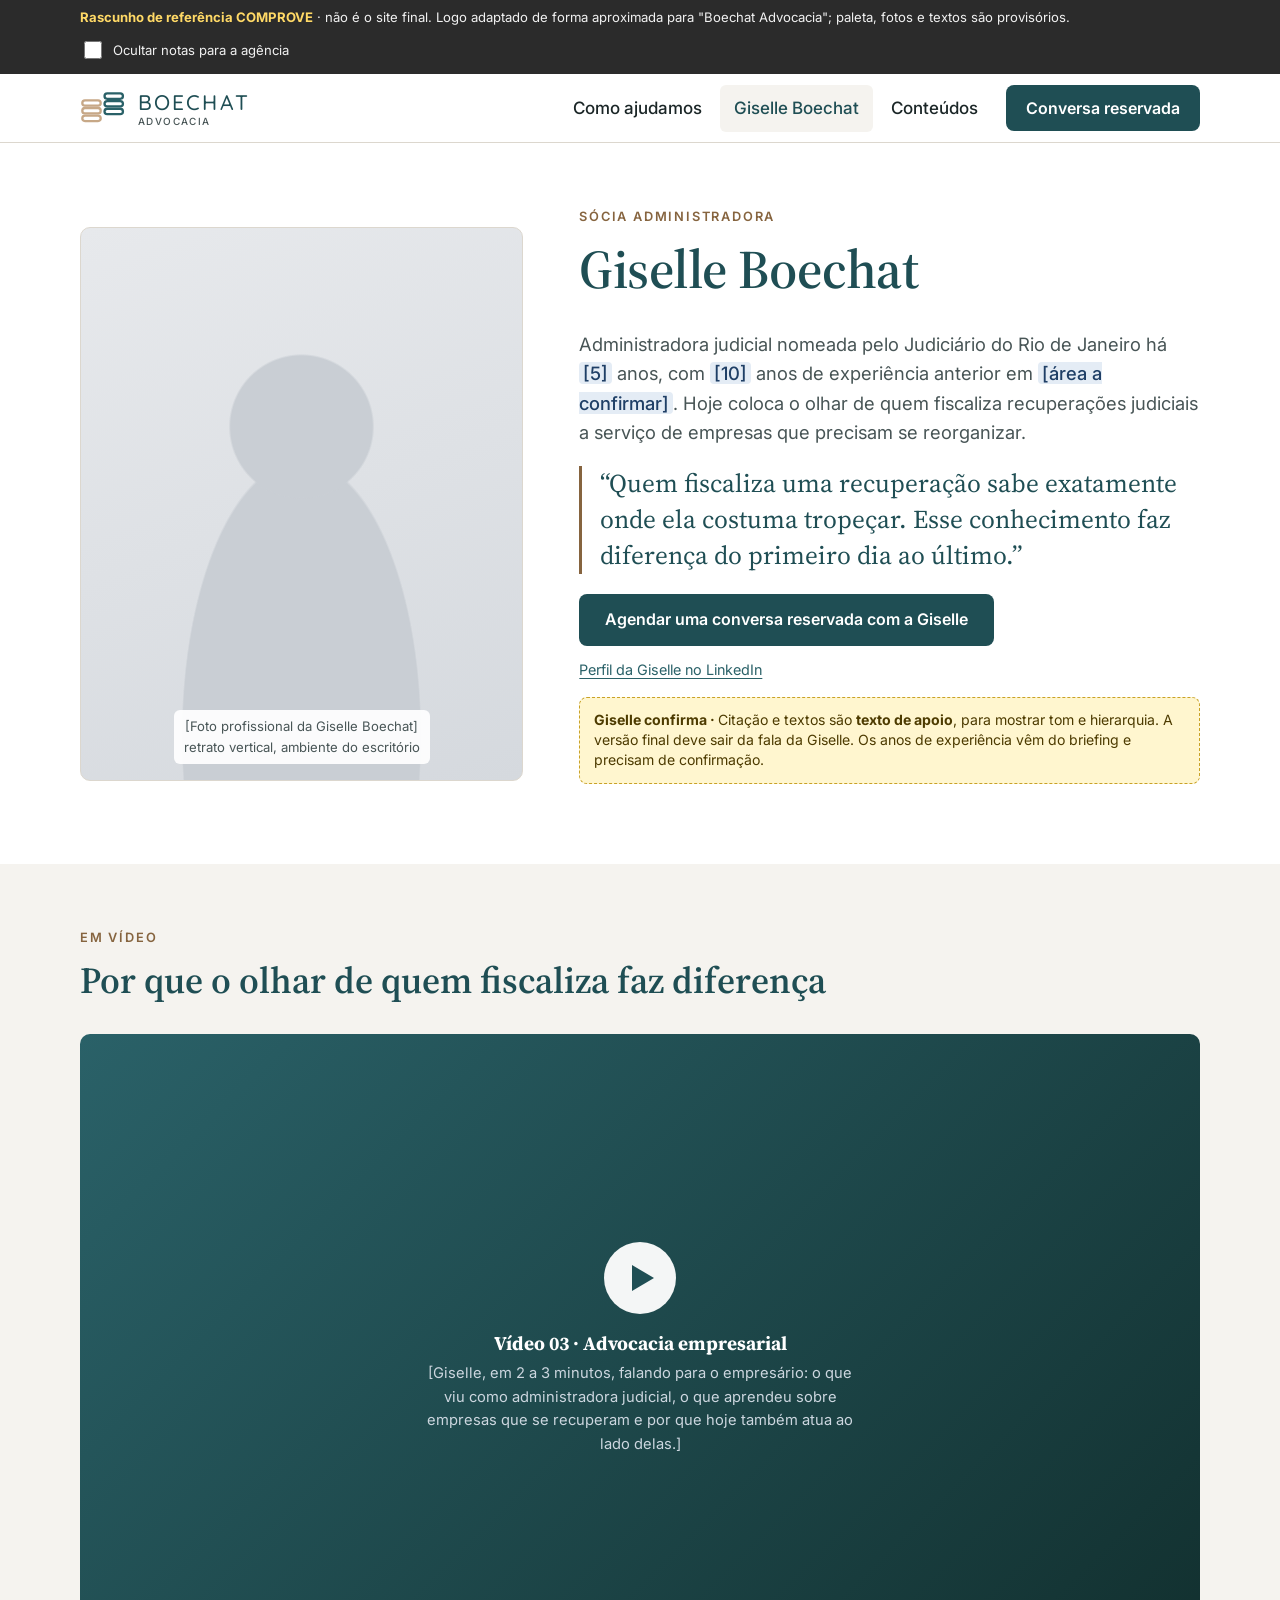
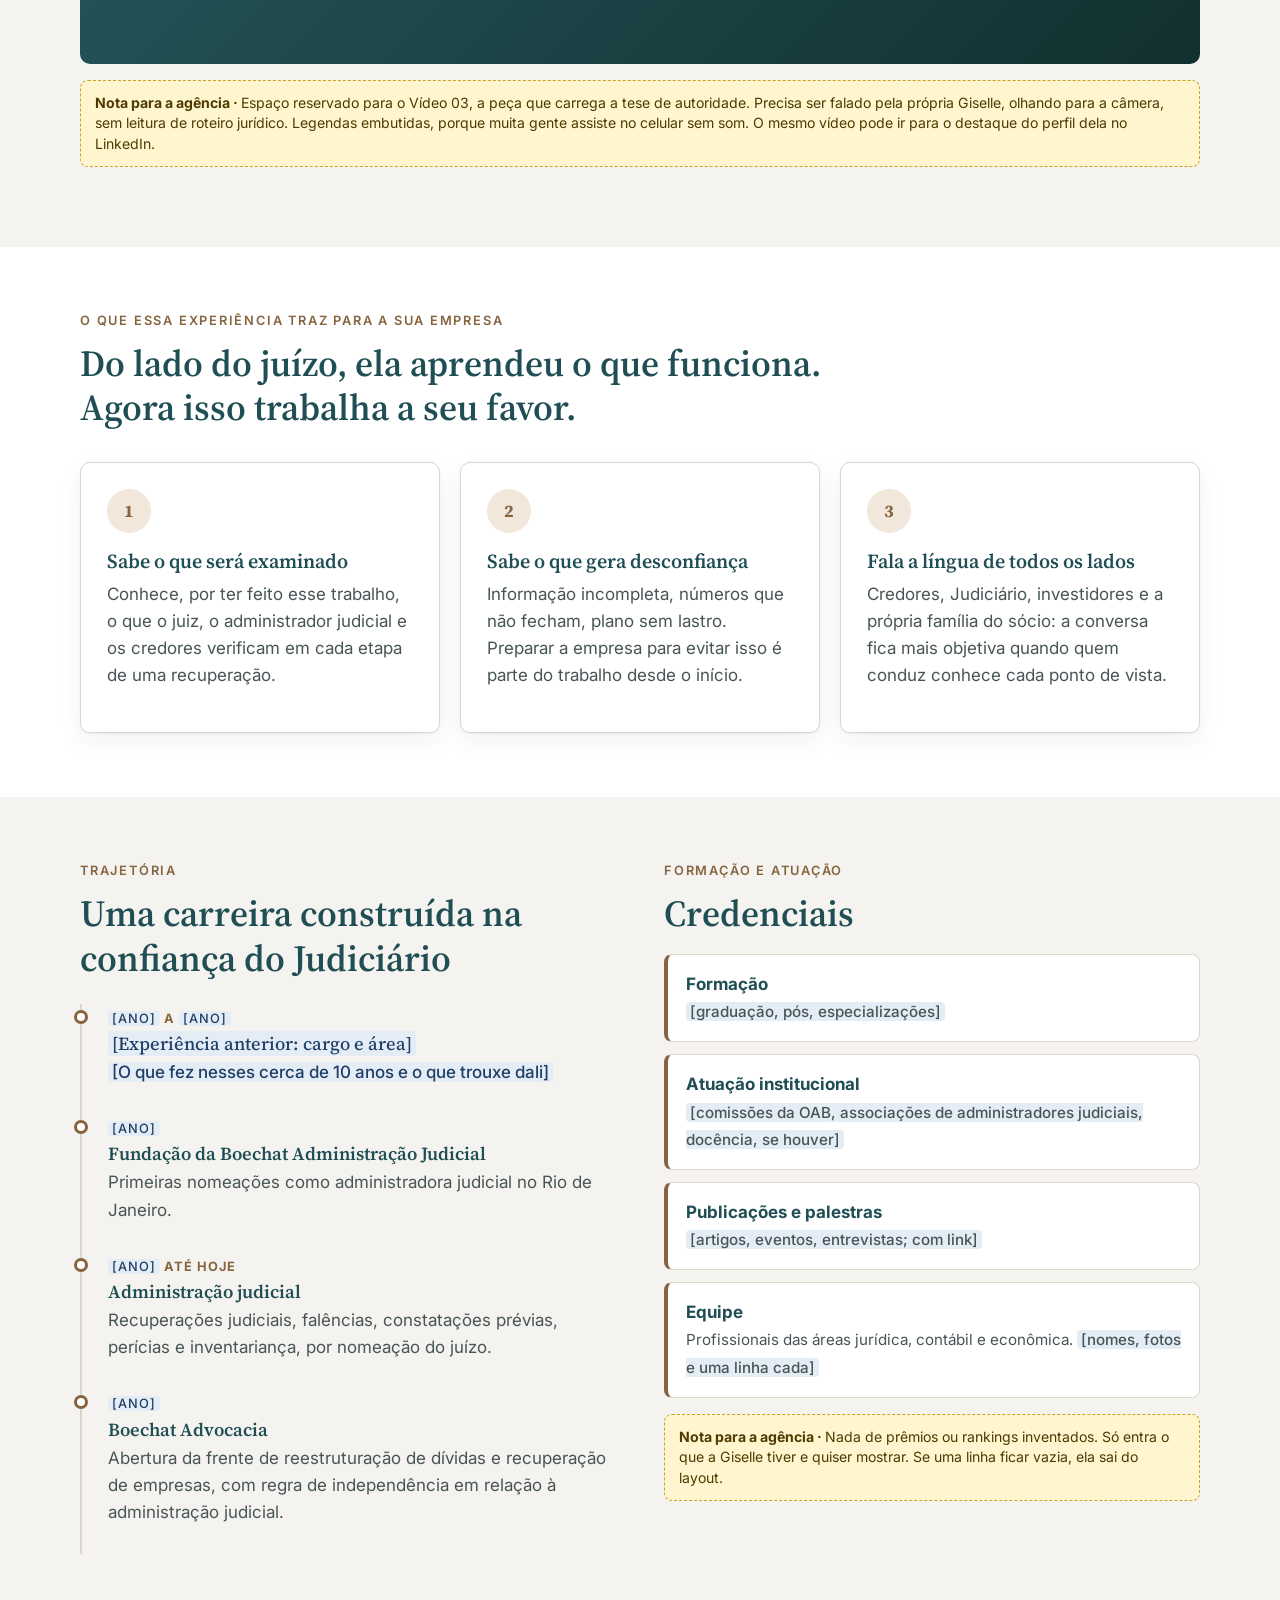
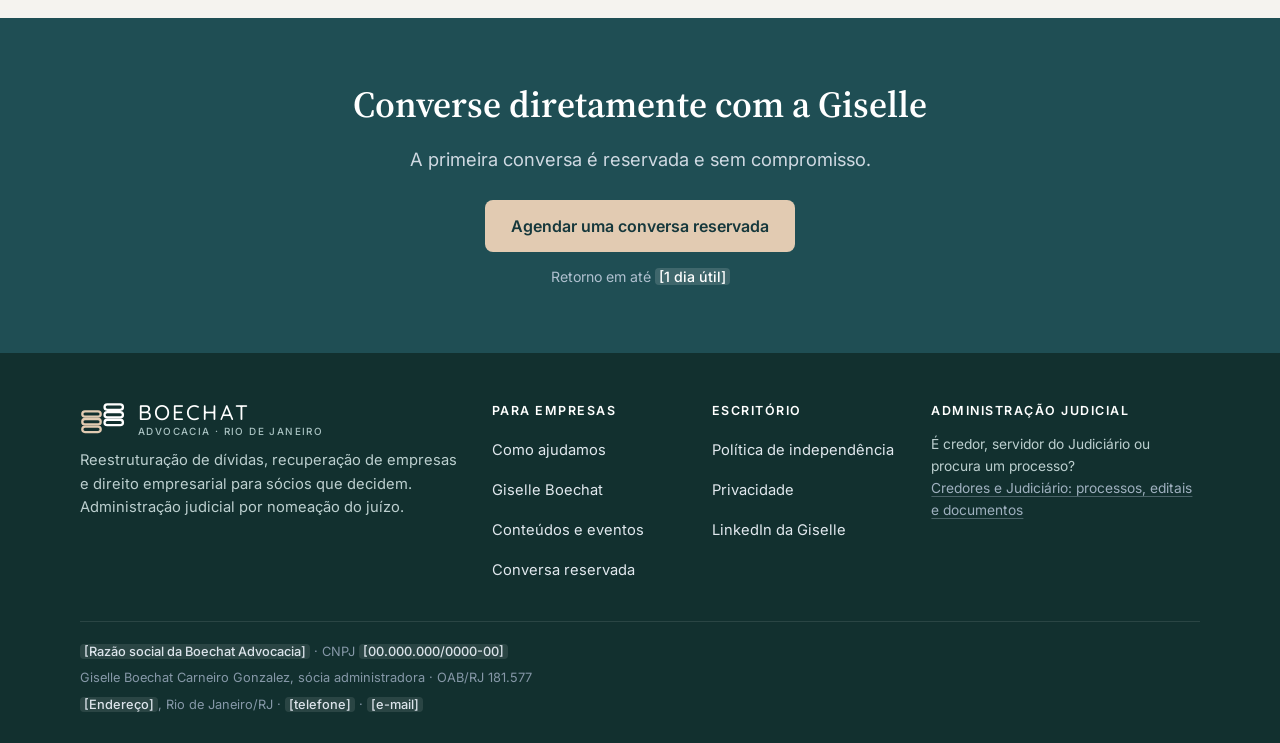
<file: boechat-site-rascunho/giselle.html>
<!doctype html>
<html lang="pt-BR">
<head>
<meta charset="utf-8">
<meta name="viewport" content="width=device-width, initial-scale=1">
<meta name="robots" content="noindex, nofollow">
<title>Giselle Boechat · Boechat Advocacia</title>
<link rel="preconnect" href="https://fonts.googleapis.com">
<link rel="preconnect" href="https://fonts.gstatic.com" crossorigin>
<link href="https://fonts.googleapis.com/css2?family=Inter:wght@400;500;600;700&family=Quicksand:wght@500&family=Source+Serif+4:opsz,wght@8..60,500;8..60,600&display=swap" rel="stylesheet">
<link rel="stylesheet" href="style.css">
</head>
<body>
<div class="rascunho" role="note">
  <div class="wrap rascunho__in">
    <p><strong>Rascunho de referência COMPROVE</strong> · não é o site final. Logo adaptado de forma aproximada para "Boechat Advocacia"; paleta, fotos e textos são provisórios.</p>
    <label class="toggle"><input type="checkbox" id="ocultar-notas"> Ocultar notas para a agência</label>
  </div>
</div>
<header class="topo">
  <div class="wrap topo__in">
    <a href="index.html" class="marca" aria-label="Boechat Advocacia, página inicial">
      <svg class="logo" viewBox="0 0 60 46" fill="none" stroke-width="3" aria-hidden="true"><g class="l1"><rect x="3" y="13" width="24" height="7" rx="3.5"/><rect x="3" y="23" width="24" height="7" rx="3.5"/><rect x="3" y="33" width="24" height="7" rx="3.5"/></g><g class="l2"><rect x="32" y="4" width="24" height="7" rx="3.5"/><rect x="32" y="14" width="24" height="7" rx="3.5"/><rect x="32" y="24" width="24" height="7" rx="3.5"/></g></svg>
      <span class="marca__nome" title="Logotipo atual adaptado para o novo nome: substituir pelo arquivo oficial">BOECHAT<small>Advocacia</small></span>
    </a>
    <nav class="menu-d" aria-label="Principal">
        <a href="como-ajudamos.html">Como ajudamos</a>
        <a href="giselle.html" aria-current="page">Giselle Boechat</a>
        <a href="conteudos.html">Conteúdos</a>
        <a href="contato.html" class="btn btn--primario">Conversa reservada</a>
    </nav>
    <details class="menu-m">
      <summary>Menu</summary>
      <nav aria-label="Principal (celular)">
        <a href="como-ajudamos.html">Como ajudamos</a>
        <a href="giselle.html" aria-current="page">Giselle Boechat</a>
        <a href="conteudos.html">Conteúdos</a>
        <a href="contato.html" class="btn btn--primario">Conversa reservada</a>
      </nav>
    </details>
  </div>
</header>
<main>
<section class="secao secao--branca">
  <div class="wrap autoridade">
    <div>
      <div class="retrato"><span>[Foto profissional da Giselle Boechat]<br>retrato vertical, ambiente do escritório</span></div>
    </div>
    <div>
      <span class="olho">Sócia administradora</span>
      <h1>Giselle Boechat</h1>
      <p class="lead">Administradora judicial nomeada pelo Judiciário do Rio de Janeiro há <span class="ph">[5]</span> anos, com <span class="ph">[10]</span> anos de experiência anterior em <span class="ph">[área a confirmar]</span>. Hoje coloca o olhar de quem fiscaliza recuperações judiciais a serviço de empresas que precisam se reorganizar.</p>
      <blockquote class="citacao">“Quem fiscaliza uma recuperação sabe exatamente onde ela costuma tropeçar. Esse conhecimento faz diferença do primeiro dia ao último.”</blockquote>
      <a href="contato.html" class="btn btn--primario">Agendar uma conversa reservada com a Giselle</a>
      <p class="mt-1" style="font-size:.9rem;color:var(--ink-soft)"><a href="#" title="[link do LinkedIn da Giselle]">Perfil da Giselle no LinkedIn</a></p>
      <div class="nota nota--cliente">Citação e textos são <b>texto de apoio</b>, para mostrar tom e hierarquia. A versão final deve sair da fala da Giselle. Os anos de experiência vêm do briefing e precisam de confirmação.</div>
    </div>
  </div>
</section>

<!-- VÍDEO 03 -->
<section class="secao">
  <div class="wrap">
    <div class="cabeca-secao">
      <span class="olho">Em vídeo</span>
      <h2>Por que o olhar de quem fiscaliza faz diferença</h2>
    </div>
    <div class="video">
      <div>
        <div class="video__play" aria-hidden="true"></div>
        <strong>Vídeo 03 · Advocacia empresarial</strong>
        <p>[Giselle, em 2 a 3 minutos, falando para o empresário: o que viu como administradora judicial, o que aprendeu sobre empresas que se recuperam e por que hoje também atua ao lado delas.]</p>
      </div>
    </div>
    <div class="nota">Espaço reservado para o Vídeo 03, a peça que carrega a tese de autoridade. Precisa ser falado pela própria Giselle, olhando para a câmera, sem leitura de roteiro jurídico. Legendas embutidas, porque muita gente assiste no celular sem som. O mesmo vídeo pode ir para o destaque do perfil dela no LinkedIn.</div>
  </div>
</section>

<!-- POR QUE ESSE OLHAR IMPORTA -->
<section class="secao secao--branca">
  <div class="wrap">
    <div class="cabeca-secao">
      <span class="olho">O que essa experiência traz para a sua empresa</span>
      <h2>Do lado do juízo, ela aprendeu o que funciona. Agora isso trabalha a seu favor.</h2>
    </div>
    <div class="grade grade--3">
      <div class="cartao">
        <div class="cartao__icone" aria-hidden="true">1</div>
        <h3>Sabe o que será examinado</h3>
        <p>Conhece, por ter feito esse trabalho, o que o juiz, o administrador judicial e os credores verificam em cada etapa de uma recuperação.</p>
      </div>
      <div class="cartao">
        <div class="cartao__icone" aria-hidden="true">2</div>
        <h3>Sabe o que gera desconfiança</h3>
        <p>Informação incompleta, números que não fecham, plano sem lastro. Preparar a empresa para evitar isso é parte do trabalho desde o início.</p>
      </div>
      <div class="cartao">
        <div class="cartao__icone" aria-hidden="true">3</div>
        <h3>Fala a língua de todos os lados</h3>
        <p>Credores, Judiciário, investidores e a própria família do sócio: a conversa fica mais objetiva quando quem conduz conhece cada ponto de vista.</p>
      </div>
    </div>
  </div>
</section>

<!-- TRAJETÓRIA -->
<section class="secao">
  <div class="wrap grade grade--2" style="gap:48px">
    <div>
      <span class="olho">Trajetória</span>
      <h2>Uma carreira construída na confiança do Judiciário</h2>
      <ol class="tempo mt-2">
        <li><span class="quando"><span class="ph">[ano]</span> a <span class="ph">[ano]</span></span><h3><span class="ph">[Experiência anterior: cargo e área]</span></h3><p><span class="ph">[O que fez nesses cerca de 10 anos e o que trouxe dali]</span></p></li>
        <li><span class="quando"><span class="ph">[ano]</span></span><h3>Fundação da Boechat Administração Judicial</h3><p>Primeiras nomeações como administradora judicial no Rio de Janeiro.</p></li>
        <li><span class="quando"><span class="ph">[ano]</span> até hoje</span><h3>Administração judicial</h3><p>Recuperações judiciais, falências, constatações prévias, perícias e inventariança, por nomeação do juízo.</p></li>
        <li><span class="quando"><span class="ph">[ano]</span></span><h3>Boechat Advocacia</h3><p>Abertura da frente de reestruturação de dívidas e recuperação de empresas, com regra de independência em relação à administração judicial.</p></li>
      </ol>
    </div>
    <div>
      <span class="olho">Formação e atuação</span>
      <h2>Credenciais</h2>
      <ul class="situacoes" style="grid-template-columns:1fr">
        <li><strong>Formação</strong><span><span class="ph">[graduação, pós, especializações]</span></span></li>
        <li><strong>Atuação institucional</strong><span><span class="ph">[comissões da OAB, associações de administradores judiciais, docência, se houver]</span></span></li>
        <li><strong>Publicações e palestras</strong><span><span class="ph">[artigos, eventos, entrevistas; com link]</span></span></li>
        <li><strong>Equipe</strong><span>Profissionais das áreas jurídica, contábil e econômica. <span class="ph">[nomes, fotos e uma linha cada]</span></span></li>
      </ul>
      <div class="nota">Nada de prêmios ou rankings inventados. Só entra o que a Giselle tiver e quiser mostrar. Se uma linha ficar vazia, ela sai do layout.</div>
    </div>
  </div>
</section>

<section class="secao secao--escura cta-final">
  <div class="wrap">
    <h2>Converse diretamente com a Giselle</h2>
    <p class="lead">A primeira conversa é reservada e sem compromisso.</p>
    <a href="contato.html" class="btn btn--primario">Agendar uma conversa reservada</a>
    <small>Retorno em até <span class="ph">[1 dia útil]</span></small>
  </div>
</section>
</main>
<footer class="rodape">
  <div class="wrap">
    <div class="rodape__grade">
      <div>
        <a href="index.html" class="marca">
          <svg class="logo" viewBox="0 0 60 46" fill="none" stroke-width="3" aria-hidden="true"><g class="l1"><rect x="3" y="13" width="24" height="7" rx="3.5"/><rect x="3" y="23" width="24" height="7" rx="3.5"/><rect x="3" y="33" width="24" height="7" rx="3.5"/></g><g class="l2"><rect x="32" y="4" width="24" height="7" rx="3.5"/><rect x="32" y="14" width="24" height="7" rx="3.5"/><rect x="32" y="24" width="24" height="7" rx="3.5"/></g></svg>
          <span class="marca__nome">BOECHAT<small>Advocacia · Rio de Janeiro</small></span>
        </a>
        <p class="mt-1">Reestruturação de dívidas, recuperação de empresas e direito empresarial para sócios que decidem. Administração judicial por nomeação do juízo.</p>
      </div>
      <div>
        <h4>Para empresas</h4>
        <ul>
          <li><a href="como-ajudamos.html">Como ajudamos</a></li>
          <li><a href="giselle.html">Giselle Boechat</a></li>
          <li><a href="conteudos.html">Conteúdos e eventos</a></li>
          <li><a href="contato.html">Conversa reservada</a></li>
        </ul>
      </div>
      <div>
        <h4>Escritório</h4>
        <ul>
          <li><a href="index.html#independencia">Política de independência</a></li>
          <li><a href="contato.html#privacidade">Privacidade</a></li>
          <li><a href="#" title="[link do LinkedIn da Giselle]">LinkedIn da Giselle</a></li>
        </ul>
      </div>
      <div class="rodape__discreto">
        <h4>Administração judicial</h4>
        <p class="mb-0">É credor, servidor do Judiciário ou procura um processo?</p>
        <a href="credores-e-judiciario.html">Credores e Judiciário: processos, editais e documentos</a>
      </div>
    </div>
    <div class="rodape__legal">
      <span><span class="ph">[Razão social da Boechat Advocacia]</span> · CNPJ <span class="ph">[00.000.000/0000-00]</span></span>
      <span>Giselle Boechat Carneiro Gonzalez, sócia administradora · OAB/RJ 181.577</span>
      <span><span class="ph">[Endereço]</span>, Rio de Janeiro/RJ · <span class="ph">[telefone]</span> · <span class="ph">[e-mail]</span></span>
    </div>
  </div>
</footer>
</body>
</html>
</file>
<file: boechat-site-rascunho/style.css>
/* ==========================================================================
   Boechat · RASCUNHO VISUAL DE REFERÊNCIA (não é o site final)
   Paleta PROVISÓRIA, tirada a olho do logotipo atual (azul-petróleo + areia).
   Substituir pelos valores oficiais do manual de marca quando existir.
   Mobile-first: estilos base = celular; ajustes em min-width.
   ========================================================================== */

:root {
  /* Paleta provisória derivada do logotipo */
  --bg: #F5F3EF;          /* papel claro */
  --surface: #FFFFFF;
  --ink: #1B2627;         /* texto principal */
  --ink-soft: #485556;    /* texto secundário (contraste ~7:1 sobre --bg) */
  --teal: #4F8F96;        /* azul-petróleo do fundo do logo (uso decorativo) */
  --brand: #1F4E54;       /* azul-petróleo profundo: títulos, seções escuras */
  --brand-2: #2A6168;
  --sand: #E2CBB2;        /* areia do símbolo do logo */
  --accent: #86643F;      /* areia escurecida p/ texto (contraste ~5:1 sobre branco) */
  --accent-soft: #F1E7DB;
  --line: #DCD7CE;
  --ok: #2F6B4F;

  /* Notas para a agência (fica fora do site final) */
  --nota-bg: #FFF6CF;
  --nota-line: #C9A227;
  --nota-ink: #4D3B00;

  /* Placeholder de conteúdo a confirmar */
  --ph-bg: #E4ECF5;
  --ph-ink: #1F3F66;

  --radius: 10px;
  --shadow: 0 1px 2px rgba(20, 30, 40, .06), 0 8px 24px rgba(20, 30, 40, .06);
  --wrap: 1160px;

  --font-serif: "Source Serif 4", Georgia, "Times New Roman", serif;
  --font-sans: "Inter", system-ui, -apple-system, "Segoe UI", Roboto, Arial, sans-serif;
}

*, *::before, *::after { box-sizing: border-box; }
html { -webkit-text-size-adjust: 100%; scroll-behavior: smooth; }
body {
  margin: 0;
  background: var(--bg);
  color: var(--ink);
  font-family: var(--font-sans);
  font-size: 17px;
  line-height: 1.6;
}
img { max-width: 100%; display: block; }
a { color: var(--brand-2); text-underline-offset: 3px; }
a:hover { color: var(--accent); }
:focus-visible { outline: 3px solid var(--accent); outline-offset: 2px; }

h1, h2, h3 { font-family: var(--font-serif); font-weight: 600; line-height: 1.2; margin: 0 0 .5em; color: var(--brand); }
h1 { font-size: clamp(2rem, 7vw, 3.4rem); letter-spacing: -.01em; }
h2 { font-size: clamp(1.6rem, 5vw, 2.3rem); }
h3 { font-size: 1.25rem; }
p { margin: 0 0 1em; }

.wrap { width: 100%; max-width: var(--wrap); margin: 0 auto; padding: 0 20px; }
.secao { padding: 64px 0; }
.secao--branca { background: var(--surface); }
.secao--escura { background: var(--brand); color: #E8EEF3; }
.secao--escura h2, .secao--escura h3 { color: #fff; }
.secao--escura a { color: #fff; }
.olho { font-size: .8rem; letter-spacing: .14em; text-transform: uppercase; color: var(--accent); font-weight: 600; margin-bottom: .75em; display: block; }
.secao--escura .olho, .hero .olho { color: var(--sand); }
.lead { font-size: 1.15rem; color: var(--ink-soft); max-width: 44em; }
.centro { text-align: center; }
.centro .lead { margin-left: auto; margin-right: auto; }

/* -------------------------------------------------------------- Faixa de rascunho */
.rascunho {
  background: #2B2B2B; color: #F2F2F2; font-size: .82rem; line-height: 1.4;
}
.rascunho__in { display: flex; flex-wrap: wrap; gap: 8px 16px; align-items: center; justify-content: space-between; padding-top: 8px; padding-bottom: 8px; }
.rascunho p { margin: 0; }
.rascunho strong { color: #FFD966; }
.toggle { display: inline-flex; gap: 8px; align-items: center; cursor: pointer; white-space: nowrap; min-height: 32px; }
.toggle input { width: 18px; height: 18px; accent-color: #FFD966; }
body:has(#ocultar-notas:checked) .nota { display: none !important; }

/* -------------------------------------------------------------- Notas e placeholders */
.nota {
  background: var(--nota-bg); border: 1px dashed var(--nota-line); color: var(--nota-ink);
  border-radius: 8px; padding: 12px 14px; font-size: .88rem; line-height: 1.45; margin: 16px 0;
  font-family: var(--font-sans);
}
.nota::before { content: "Nota para a agência · "; font-weight: 700; }
.nota--cliente::before { content: "Giselle confirma · "; }
.nota--validar::before { content: "A validar pela cliente · "; }
.nota p:last-child, .nota ul:last-child { margin-bottom: 0; }
.nota ul { margin: 6px 0 0; padding-left: 18px; }
.secao--escura .nota { color: var(--nota-ink); }

.ph {
  background: var(--ph-bg); color: var(--ph-ink); border-radius: 4px; padding: 0 4px;
  font-weight: 500; white-space: normal;
}
.secao--escura .ph { background: rgba(255,255,255,.14); color: #fff; }
.selo {
  display: inline-block; font-size: .72rem; font-weight: 700; letter-spacing: .06em; text-transform: uppercase;
  padding: 4px 8px; border-radius: 999px; background: var(--nota-bg); color: var(--nota-ink); border: 1px solid var(--nota-line);
}
.selo--neutro { background: var(--accent-soft); border-color: #D8C7A8; color: #5E4720; }

/* -------------------------------------------------------------- Botões */
.btn {
  display: inline-flex; align-items: center; justify-content: center; gap: 8px;
  min-height: 52px; padding: 14px 24px; border-radius: 8px; border: 2px solid transparent;
  font: 600 1rem/1.2 var(--font-sans); text-decoration: none; cursor: pointer; text-align: center;
  transition: background .15s, color .15s, border-color .15s;
}
.btn--primario { background: var(--brand); color: #fff; }
.btn--primario:hover { background: var(--brand-2); color: #fff; }
.hero .btn--primario, .secao--escura .btn--primario { background: var(--sand); color: #16383C; }
.hero .btn--primario:hover, .secao--escura .btn--primario:hover { background: #EEDDC9; color: #16383C; }
.btn--escuro { background: var(--brand); color: #fff; }
.btn--escuro:hover { background: var(--brand-2); color: #fff; }
.btn--contorno { border-color: currentColor; color: var(--brand); background: transparent; }
.btn--contorno:hover { background: var(--brand); color: #fff; border-color: var(--brand); }
.btn--claro { background: #fff; color: var(--brand); }
.btn--bloco { width: 100%; }
.link-seta { font-weight: 600; text-decoration: none; display: inline-flex; align-items: center; min-height: 44px; }
.link-seta::after { content: "→"; margin-left: 8px; transition: transform .15s; }
.link-seta:hover::after { transform: translateX(3px); }

/* -------------------------------------------------------------- Topo */
.topo { background: var(--surface); border-bottom: 1px solid var(--line); position: sticky; top: env(safe-area-inset-top, 0px); z-index: 20; }
.topo__in { display: flex; align-items: center; justify-content: space-between; gap: 16px; min-height: 68px; }
.marca { display: flex; align-items: center; gap: 12px; text-decoration: none; color: var(--brand); }
.logo { width: 46px; height: 36px; flex: none; }
.logo .l1 { stroke: #C7A887; }
.logo .l2 { stroke: var(--brand-2); }
.marca__nome { font-family: "Quicksand", var(--font-sans); font-size: 1.32rem; font-weight: 500; letter-spacing: .1em; line-height: 1.05; }
.marca__nome small { display: block; font-family: var(--font-sans); font-size: .62rem; font-weight: 500; letter-spacing: .14em; text-transform: uppercase; color: var(--ink-soft); margin-top: 3px; }

.menu-m { position: relative; }
.menu-m summary {
  list-style: none; cursor: pointer; min-height: 48px; min-width: 48px; padding: 0 14px;
  display: flex; align-items: center; gap: 8px; border: 1px solid var(--line); border-radius: 8px; font-weight: 600; color: var(--brand);
}
.menu-m summary::-webkit-details-marker { display: none; }
.menu-m summary::before { content: "☰"; font-size: 1.1rem; }
.menu-m[open] summary::before { content: "✕"; }
.menu-m nav {
  position: absolute; right: 0; top: calc(100% + 8px); width: min(88vw, 320px);
  background: var(--surface); border: 1px solid var(--line); border-radius: var(--radius); box-shadow: var(--shadow);
  padding: 8px; display: grid;
}
.menu-m nav a { display: flex; align-items: center; min-height: 52px; padding: 0 14px; text-decoration: none; color: var(--ink); border-radius: 6px; font-weight: 500; }
.menu-m nav a:hover, .menu-m nav a[aria-current="page"] { background: var(--bg); color: var(--brand); }
.menu-m nav .btn { margin-top: 8px; color: #fff; justify-content: center; }
.menu-d { display: none; }

@media (min-width: 960px) {
  .menu-m { display: none; }
  .menu-d { display: flex; align-items: center; gap: 4px; }
  .menu-d a:not(.btn) { padding: 10px 14px; text-decoration: none; color: var(--ink); font-weight: 500; border-radius: 6px; }
  .menu-d a:not(.btn):hover, .menu-d a[aria-current="page"] { color: var(--brand); background: var(--bg); }
  .menu-d .btn { min-height: 46px; padding: 10px 18px; margin-left: 10px; }
}

/* -------------------------------------------------------------- Hero */
.hero {
  position: relative; color: #fff; isolation: isolate;
  background-color: var(--brand);
  background-image:
    linear-gradient(100deg, rgba(17, 52, 57, .95) 0%, rgba(22, 64, 70, .84) 48%, rgba(31, 78, 84, .50) 100%),
    var(--hero-img, none);
  background-size: cover; background-position: center;
}
.hero__in { padding: 56px 20px 64px; }
.hero h1 { color: #fff; max-width: 15em; }
.hero .lead { color: #DCE4EB; font-size: 1.12rem; max-width: 34em; }
.hero__acoes { display: flex; flex-direction: column; gap: 14px; margin-top: 28px; align-items: stretch; }
.hero__acoes .link-seta { color: #fff; justify-content: center; }
.hero__garantia { margin-top: 22px; font-size: .9rem; color: #C9D4DE; max-width: 34em; }
.hero__garantia::before { content: "🔒"; filter: grayscale(1) brightness(2); margin-right: 8px; }
.hero .nota { max-width: 40em; }
.hero--interna .hero__in { padding: 44px 20px 48px; }
.hero--interna h1 { font-size: clamp(1.9rem, 6vw, 2.9rem); }
.credito-foto { font-size: .7rem; color: rgba(255,255,255,.6); position: absolute; right: 12px; bottom: 6px; margin: 0; }
.credito-foto a { color: inherit; }

@media (min-width: 720px) {
  .hero__in { padding: 96px 20px 104px; }
  .hero__acoes { flex-direction: row; align-items: center; }
  .hero__acoes .link-seta { justify-content: flex-start; }
}

/* -------------------------------------------------------------- Grades e cartões */
.grade { display: grid; gap: 20px; }
@media (min-width: 720px) {
  .grade--2 { grid-template-columns: repeat(2, 1fr); }
  .grade--3 { grid-template-columns: repeat(2, 1fr); }
}
@media (min-width: 1000px) {
  .grade--3 { grid-template-columns: repeat(3, 1fr); }
  .grade--4 { grid-template-columns: repeat(4, 1fr); }
}
@media (min-width: 720px) and (max-width: 999px) { .grade--4 { grid-template-columns: repeat(2, 1fr); } }

.cartao { background: var(--surface); border: 1px solid var(--line); border-radius: var(--radius); padding: 26px; box-shadow: var(--shadow); display: flex; flex-direction: column; }
.cartao h3 { margin-bottom: .4em; }
.cartao p { color: var(--ink-soft); }
.cartao .link-seta { margin-top: auto; }
.cartao__icone { width: 44px; height: 44px; border-radius: 50%; background: var(--accent-soft); color: var(--accent); display: grid; place-items: center; font-family: var(--font-serif); font-weight: 700; margin-bottom: 16px; font-size: 1.1rem; }

/* Antes → com orientação */
.transforma { display: grid; gap: 12px; margin: 6px 0 14px; }
.transforma div { padding: 12px 14px; border-radius: 8px; font-size: .95rem; }
.transforma .de { background: #F1EEE8; color: var(--ink-soft); }
.transforma .para { background: #E6F0F0; color: #1B4449; }
.transforma b { display: block; font-size: .72rem; letter-spacing: .1em; text-transform: uppercase; margin-bottom: 2px; }

/* -------------------------------------------------------------- Autoridade */
.autoridade { display: grid; gap: 32px; align-items: center; }
.retrato {
  aspect-ratio: 4 / 5; border-radius: var(--radius); background:
    radial-gradient(circle at 50% 36%, #C9CED4 0 17%, transparent 17.5%),
    radial-gradient(ellipse at 50% 92%, #C9CED4 0 38%, transparent 38.5%),
    linear-gradient(160deg, #E7E9EC, #D5D9DE);
  display: flex; align-items: flex-end; justify-content: center; padding: 16px; position: relative; overflow: hidden;
  border: 1px solid var(--line);
}
.retrato span { background: rgba(255,255,255,.92); color: var(--ink-soft); font-size: .82rem; padding: 6px 10px; border-radius: 6px; text-align: center; }
.citacao { font-family: var(--font-serif); font-size: clamp(1.25rem, 3.6vw, 1.6rem); line-height: 1.4; color: var(--brand); border-left: 3px solid var(--accent); padding-left: 18px; margin: 0 0 20px; }
.fatos { display: grid; gap: 12px; margin: 22px 0; padding: 0; list-style: none; }
.fatos li { display: flex; gap: 14px; align-items: baseline; }
.fatos strong { font-family: var(--font-serif); font-size: 1.6rem; color: var(--accent); min-width: 2.6em; }
@media (min-width: 860px) {
  .autoridade { grid-template-columns: 5fr 7fr; gap: 56px; }
}

/* Vídeo placeholder */
.video {
  position: relative; aspect-ratio: 16 / 9; border-radius: var(--radius); overflow: hidden;
  background: linear-gradient(135deg, #2A6168, #12302F); color: #fff; display: grid; place-items: center; text-align: center; padding: 20px;
}
.video__play { width: 72px; height: 72px; border-radius: 50%; background: rgba(255,255,255,.95); display: grid; place-items: center; margin: 0 auto 14px; }
.video__play::after { content: ""; border-left: 22px solid var(--brand); border-top: 13px solid transparent; border-bottom: 13px solid transparent; margin-left: 6px; }
.video p { margin: 0; font-size: .92rem; color: #CCD6DF; max-width: 30em; }
.video strong { display: block; font-family: var(--font-serif); font-size: 1.2rem; color: #fff; margin-bottom: 4px; }

/* -------------------------------------------------------------- Passos */
.passos { list-style: none; padding: 0; margin: 0; display: grid; gap: 16px; counter-reset: passo; }
.passos li { counter-increment: passo; background: var(--surface); border: 1px solid var(--line); border-radius: var(--radius); padding: 22px 22px 22px 74px; position: relative; }
.passos li::before {
  content: counter(passo); position: absolute; left: 20px; top: 20px; width: 38px; height: 38px; border-radius: 50%;
  background: var(--brand); color: #fff; display: grid; place-items: center; font-weight: 700; font-family: var(--font-serif);
}
.passos h3 { font-size: 1.1rem; margin-bottom: .25em; }
.passos p { margin: 0; color: var(--ink-soft); }
@media (min-width: 900px) { .passos { grid-template-columns: repeat(3, 1fr); } }

/* -------------------------------------------------------------- Independência */
.garantia { display: grid; gap: 24px; align-items: start; }
.garantia__selo {
  width: 84px; height: 84px; border-radius: 50%; border: 2px solid var(--sand); display: grid; place-items: center;
  font-family: var(--font-serif); font-size: 2rem; color: var(--sand);
}
@media (min-width: 860px) { .garantia { grid-template-columns: 100px 1fr; gap: 32px; } }

/* -------------------------------------------------------------- Faixa com foto */
.faixa-foto { display: grid; gap: 0; background: var(--surface); border-radius: var(--radius); overflow: hidden; border: 1px solid var(--line); box-shadow: var(--shadow); }
.faixa-foto__img { min-height: 220px; background-color: #CBD3DA; background-size: cover; background-position: center; }
.faixa-foto__txt { padding: 32px 26px; }
@media (min-width: 860px) { .faixa-foto { grid-template-columns: 1fr 1fr; } .faixa-foto__txt { padding: 48px; } }

/* -------------------------------------------------------------- Conteúdos */
.filtros { display: flex; gap: 8px; overflow-x: auto; padding: 4px 0 12px; scrollbar-width: thin; }
.filtros button {
  flex: none; min-height: 44px; padding: 0 16px; border-radius: 999px; border: 1px solid var(--line); background: var(--surface);
  font: 500 .92rem var(--font-sans); color: var(--ink); cursor: pointer;
}
.filtros button[aria-pressed="true"] { background: var(--brand); border-color: var(--brand); color: #fff; }
.post { background: var(--surface); border: 1px solid var(--line); border-radius: var(--radius); overflow: hidden; display: flex; flex-direction: column; box-shadow: var(--shadow); }
.post__capa { aspect-ratio: 16 / 9; background: linear-gradient(135deg, #DCE2E8, #C6CED6); display: grid; place-items: center; color: var(--ink-soft); font-size: .82rem; position: relative; background-size: cover; background-position: center; }
.post__capa--video::after { content: "▶"; width: 52px; height: 52px; border-radius: 50%; background: rgba(255,255,255,.92); color: var(--brand); display: grid; place-items: center; font-size: 1.1rem; }
.post__corpo { padding: 20px 22px 22px; display: flex; flex-direction: column; flex: 1; }
.post__tema { font-size: .74rem; font-weight: 700; letter-spacing: .1em; text-transform: uppercase; color: var(--accent); margin-bottom: 6px; }
.post h3 { font-size: 1.12rem; }
.post p { color: var(--ink-soft); font-size: .95rem; }
.post__meta { margin-top: auto; font-size: .82rem; color: var(--ink-soft); }
.post[hidden] { display: none; }

.material { display: grid; gap: 18px; background: var(--surface); border: 1px solid var(--line); border-radius: var(--radius); padding: 24px; box-shadow: var(--shadow); }
.material__tipo { font-size: .74rem; font-weight: 700; letter-spacing: .1em; text-transform: uppercase; color: var(--accent); }
.material h3 { margin: 4px 0 6px; }
.material p { color: var(--ink-soft); margin: 0; }
@media (min-width: 720px) { .material { grid-template-columns: 1fr auto; align-items: center; } }

/* -------------------------------------------------------------- Formulário */
.form { background: var(--surface); border: 1px solid var(--line); border-radius: var(--radius); padding: 24px; box-shadow: var(--shadow); display: grid; gap: 18px; }
.campo { display: grid; gap: 6px; }
.campo label, .campo legend { font-weight: 600; font-size: .95rem; color: var(--ink); }
.campo small { color: var(--ink-soft); font-size: .85rem; }
.campo input, .campo select, .campo textarea {
  width: 100%; min-height: 52px; padding: 12px 14px; border: 1.5px solid #BFB8AA; border-radius: 8px; background: #fff;
  font: 400 1rem var(--font-sans); color: var(--ink);
}
.campo textarea { min-height: 120px; resize: vertical; }
.campo input:focus, .campo select:focus, .campo textarea:focus { border-color: var(--brand); outline: 3px solid rgba(31, 51, 71, .15); }
.opcional { font-weight: 400; color: var(--ink-soft); }
.form__duas { display: grid; gap: 18px; }
@media (min-width: 720px) { .form__duas { grid-template-columns: 1fr 1fr; } }
.check { display: flex; gap: 12px; align-items: flex-start; font-size: .92rem; color: var(--ink-soft); }
.check input { width: 22px; height: 22px; margin-top: 2px; flex: none; accent-color: var(--brand); }
.sigilo { background: #E8F1F1; border-radius: 8px; padding: 14px 16px; font-size: .9rem; color: #1E4247; display: flex; gap: 12px; }
.sigilo::before { content: "🔒"; filter: grayscale(1); }
.ocultos { font-family: ui-monospace, SFMono-Regular, Menlo, monospace; font-size: .8rem; }

.contato-grade { display: grid; gap: 28px; }
@media (min-width: 960px) { .contato-grade { grid-template-columns: 7fr 5fr; gap: 40px; align-items: start; } }
.lateral { display: grid; gap: 16px; }
.lateral .cartao { padding: 22px; }

/* -------------------------------------------------------------- FAQ */
.faq details { background: var(--surface); border: 1px solid var(--line); border-radius: var(--radius); margin-bottom: 10px; }
.faq summary { cursor: pointer; padding: 18px 52px 18px 20px; font-weight: 600; list-style: none; position: relative; min-height: 56px; }
.faq summary::-webkit-details-marker { display: none; }
.faq summary::after { content: "+"; position: absolute; right: 20px; top: 14px; font-size: 1.4rem; color: var(--accent); }
.faq details[open] summary::after { content: "−"; }
.faq details > div { padding: 0 20px 18px; color: var(--ink-soft); }

/* -------------------------------------------------------------- Lista de situações */
.situacoes { list-style: none; margin: 0; padding: 0; display: grid; gap: 12px; }
.situacoes li { background: var(--surface); border: 1px solid var(--line); border-left: 4px solid var(--accent); border-radius: 8px; padding: 16px 18px; }
.situacoes strong { display: block; color: var(--brand); }
.situacoes span { color: var(--ink-soft); font-size: .95rem; }
@media (min-width: 860px) { .situacoes { grid-template-columns: repeat(2, 1fr); } }

/* -------------------------------------------------------------- Linha do tempo */
.tempo { list-style: none; margin: 0; padding: 0; border-left: 2px solid var(--line); }
.tempo li { position: relative; padding: 0 0 28px 26px; }
.tempo li::before { content: ""; position: absolute; left: -8px; top: 6px; width: 14px; height: 14px; border-radius: 50%; background: var(--surface); border: 3px solid var(--accent); }
.tempo .quando { font-size: .8rem; font-weight: 700; letter-spacing: .08em; text-transform: uppercase; color: var(--accent); }
.tempo h3 { margin: 2px 0 4px; font-size: 1.15rem; }
.tempo p { color: var(--ink-soft); margin: 0; }

/* -------------------------------------------------------------- CTA final */
.cta-final { text-align: center; }
.cta-final .lead { margin: 0 auto 26px; color: #CFD9E2; }
.cta-final .btn { min-width: 280px; }
.cta-final small { display: block; margin-top: 14px; color: #AFC0CF; }

/* -------------------------------------------------------------- Rodapé */
.rodape { background: #12302F; color: #BCCFCF; font-size: .92rem; padding: 48px 0 28px; }
.rodape a { color: #E1E8EE; text-decoration: none; }
.rodape a:hover { text-decoration: underline; color: #fff; }
.rodape__grade { display: grid; gap: 28px; }
.rodape h4 { color: #fff; font-size: .78rem; letter-spacing: .12em; text-transform: uppercase; margin: 0 0 12px; font-weight: 600; }
.rodape ul { list-style: none; margin: 0; padding: 0; display: grid; gap: 4px; }
.rodape li a { display: inline-flex; min-height: 36px; align-items: center; }
.rodape__discreto { font-size: .86rem; }
.rodape__discreto a { color: #9FB0BF; text-decoration: underline; text-decoration-color: rgba(159,176,191,.4); }
.rodape__legal { border-top: 1px solid rgba(255,255,255,.1); margin-top: 32px; padding-top: 20px; font-size: .8rem; color: #8698A8; display: grid; gap: 6px; }
.rodape .ph { background: rgba(255,255,255,.1); color: #DCE4EB; }
.rodape .marca { color: #fff; }
.rodape .logo .l1 { stroke: var(--sand); }
.rodape .logo .l2 { stroke: #fff; }
.rodape .marca__nome small { color: #A9C2C2; }
@media (min-width: 860px) { .rodape__grade { grid-template-columns: 2fr 1fr 1fr 1.4fr; } }

/* -------------------------------------------------------------- Área de credores e Judiciário */
.area-topo { background: #EAEDEC; border-bottom: 1px solid #D3D8D7; }
.area-topo .topo__in { min-height: 60px; }
.area-topo .marca__nome { font-size: 1.05rem; }
.voltar { white-space: nowrap; font-size: .92rem; font-weight: 600; text-decoration: none; display: inline-flex; align-items: center; min-height: 44px; }
.voltar::before { content: "←"; margin-right: 6px; }

.variantes { display: flex; gap: 8px; flex-wrap: wrap; margin: 4px 0 24px; }
.variantes input { position: absolute; opacity: 0; pointer-events: none; }
.variantes label {
  min-height: 48px; padding: 0 18px; border-radius: 8px; border: 1.5px solid var(--brand); color: var(--brand);
  display: inline-flex; align-items: center; font-weight: 600; cursor: pointer; background: #fff;
}
#var-a:checked ~ .variantes label[for="var-a"],
#var-b:checked ~ .variantes label[for="var-b"] { background: var(--brand); color: #fff; }
.variante-b { display: none; }
body:has(#var-b:checked) .variante-a { display: none; }
body:has(#var-b:checked) .variante-b { display: block; }
.radio-oculto { position: absolute; opacity: 0; pointer-events: none; }

.busca { display: grid; gap: 10px; }
.busca input { min-height: 56px; font-size: 1.05rem; }
@media (min-width: 720px) { .busca { grid-template-columns: 1fr auto; } }

.tabela-wrap { overflow-x: auto; border: 1px solid var(--line); border-radius: var(--radius); background: var(--surface); }
.tabela { width: 100%; border-collapse: collapse; font-size: .93rem; min-width: 620px; }
.tabela th, .tabela td { text-align: left; padding: 14px 16px; border-bottom: 1px solid var(--line); }
.tabela th { font-size: .76rem; letter-spacing: .08em; text-transform: uppercase; color: var(--ink-soft); background: #F1EEE8; }
.tabela tr:last-child td { border-bottom: 0; }
.status { font-size: .78rem; font-weight: 600; padding: 3px 9px; border-radius: 999px; background: #E8EEF3; color: var(--brand); white-space: nowrap; }

.processo { background: var(--surface); border: 1px solid var(--line); border-radius: var(--radius); padding: 24px; }
.processo__cab { display: grid; gap: 4px; border-bottom: 1px solid var(--line); padding-bottom: 16px; margin-bottom: 16px; }
.docs { list-style: none; padding: 0; margin: 0; display: grid; gap: 8px; }
.docs li { display: flex; justify-content: space-between; gap: 12px; align-items: center; padding: 12px 14px; background: var(--bg); border-radius: 8px; font-size: .93rem; flex-wrap: wrap; }
.docs a { font-weight: 600; }

.login { max-width: 460px; }
.publico-tag { font-size: .74rem; font-weight: 700; color: var(--ok); text-transform: uppercase; letter-spacing: .08em; }

/* Utilidades */
.mt-0 { margin-top: 0; } .mt-1 { margin-top: 12px; } .mt-2 { margin-top: 24px; } .mt-3 { margin-top: 40px; }
.mb-0 { margin-bottom: 0; } .mb-2 { margin-bottom: 24px; } .mb-3 { margin-bottom: 40px; }
.cabeca-secao { max-width: 46em; margin-bottom: 32px; }
.centro.cabeca-secao { margin-left: auto; margin-right: auto; }
.sr { position: absolute; width: 1px; height: 1px; overflow: hidden; clip: rect(0 0 0 0); white-space: nowrap; }
</file>
